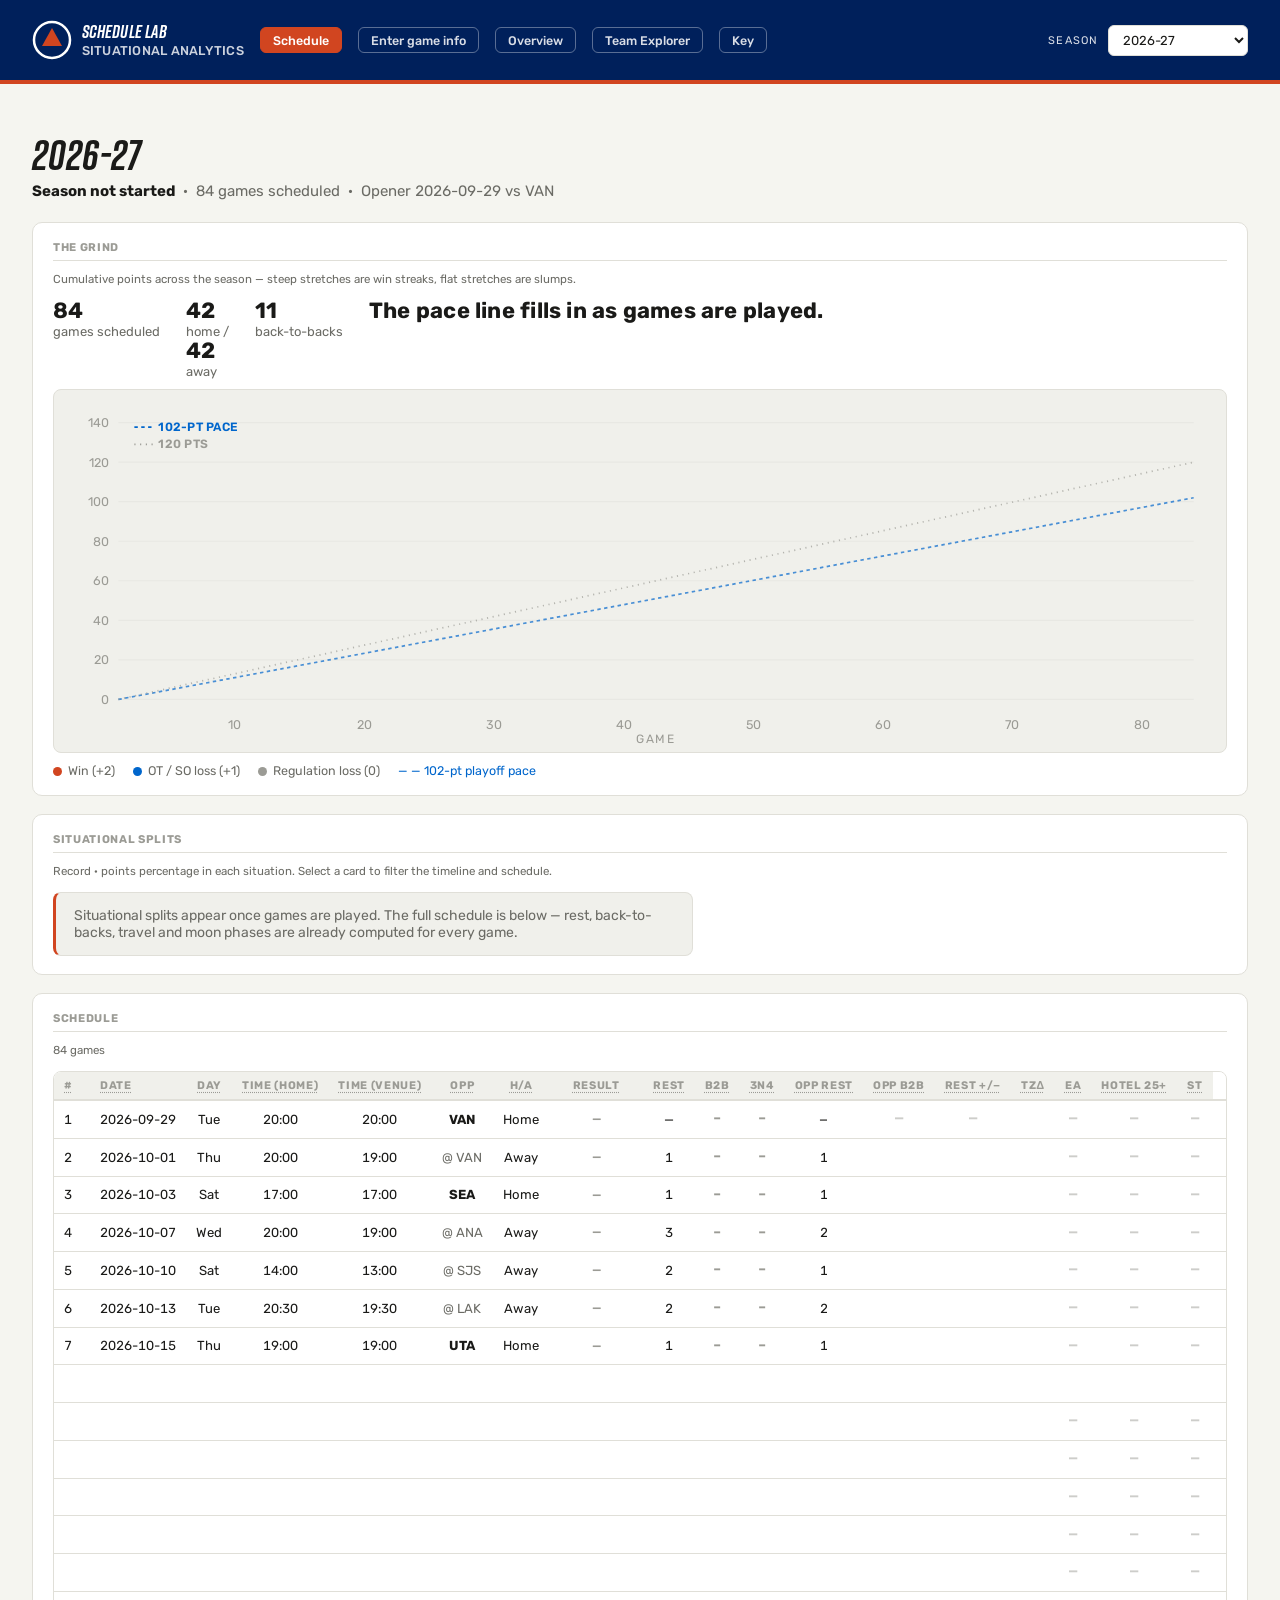
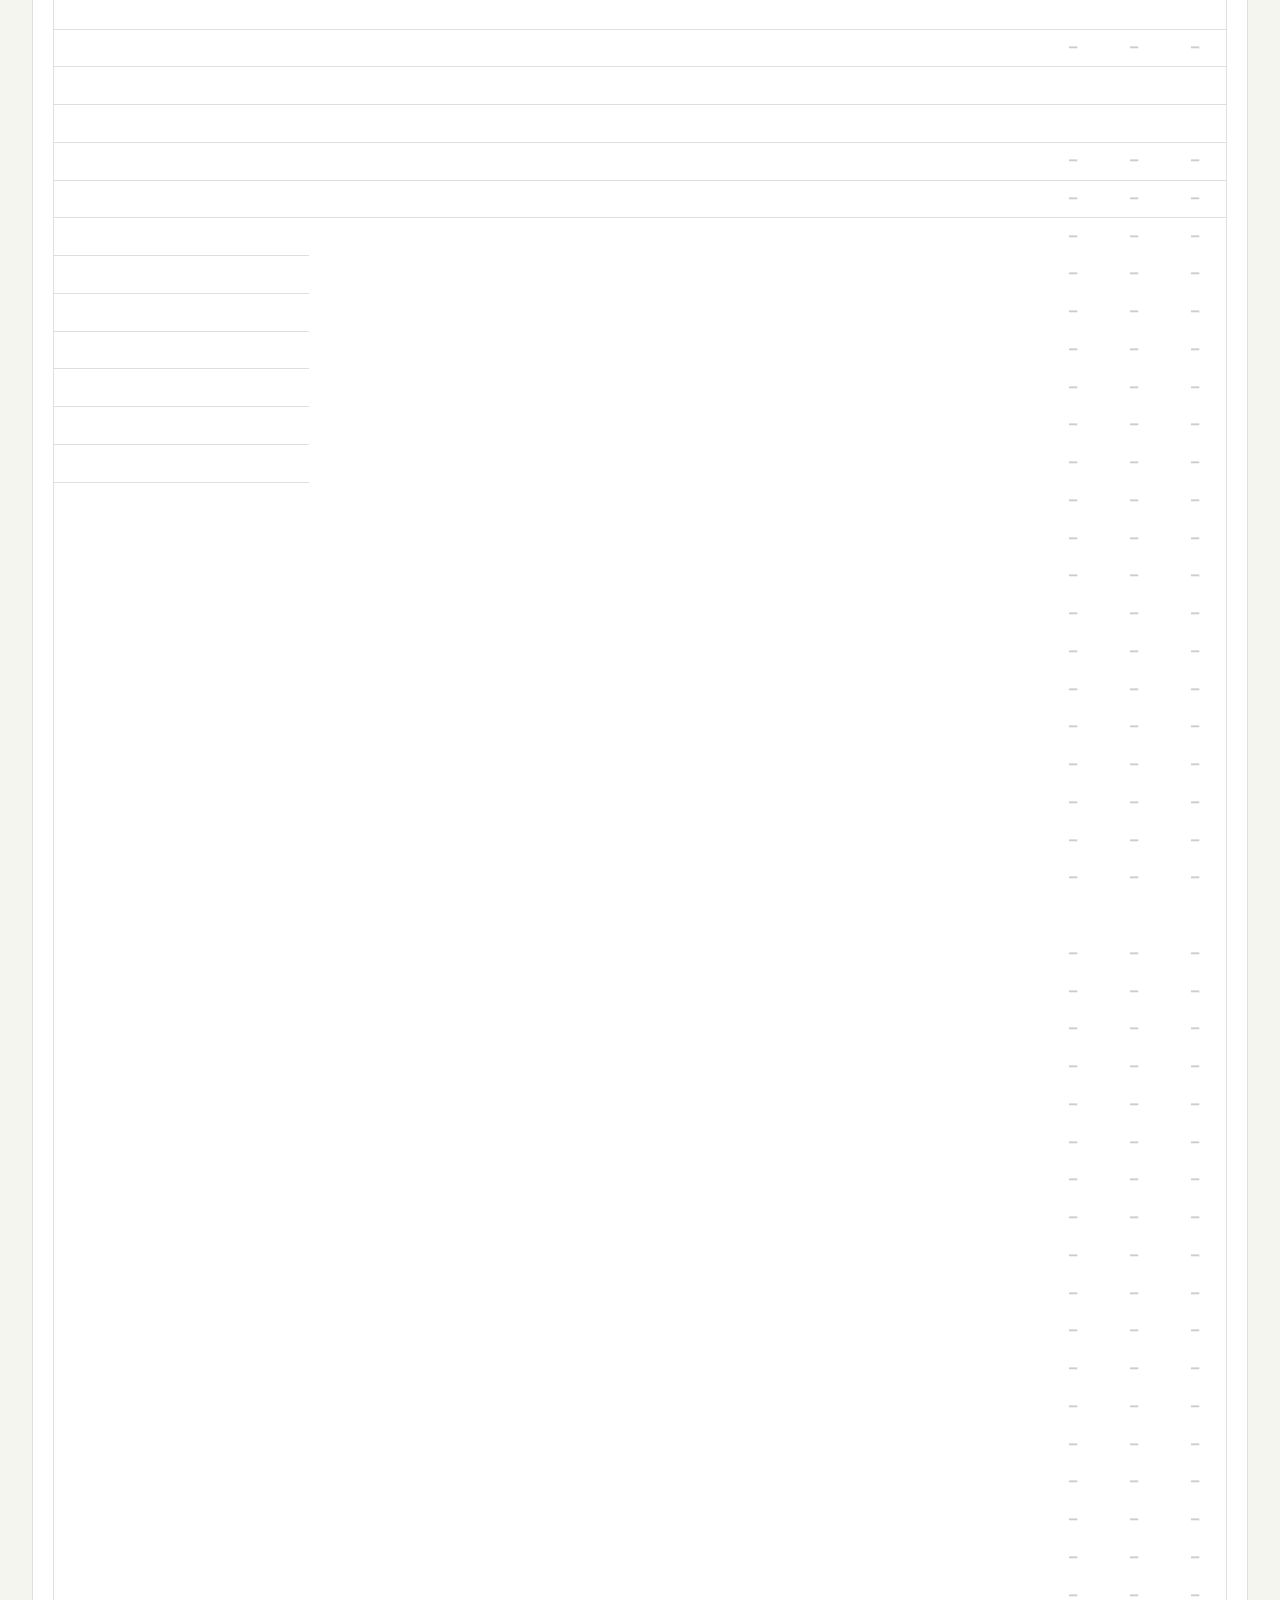
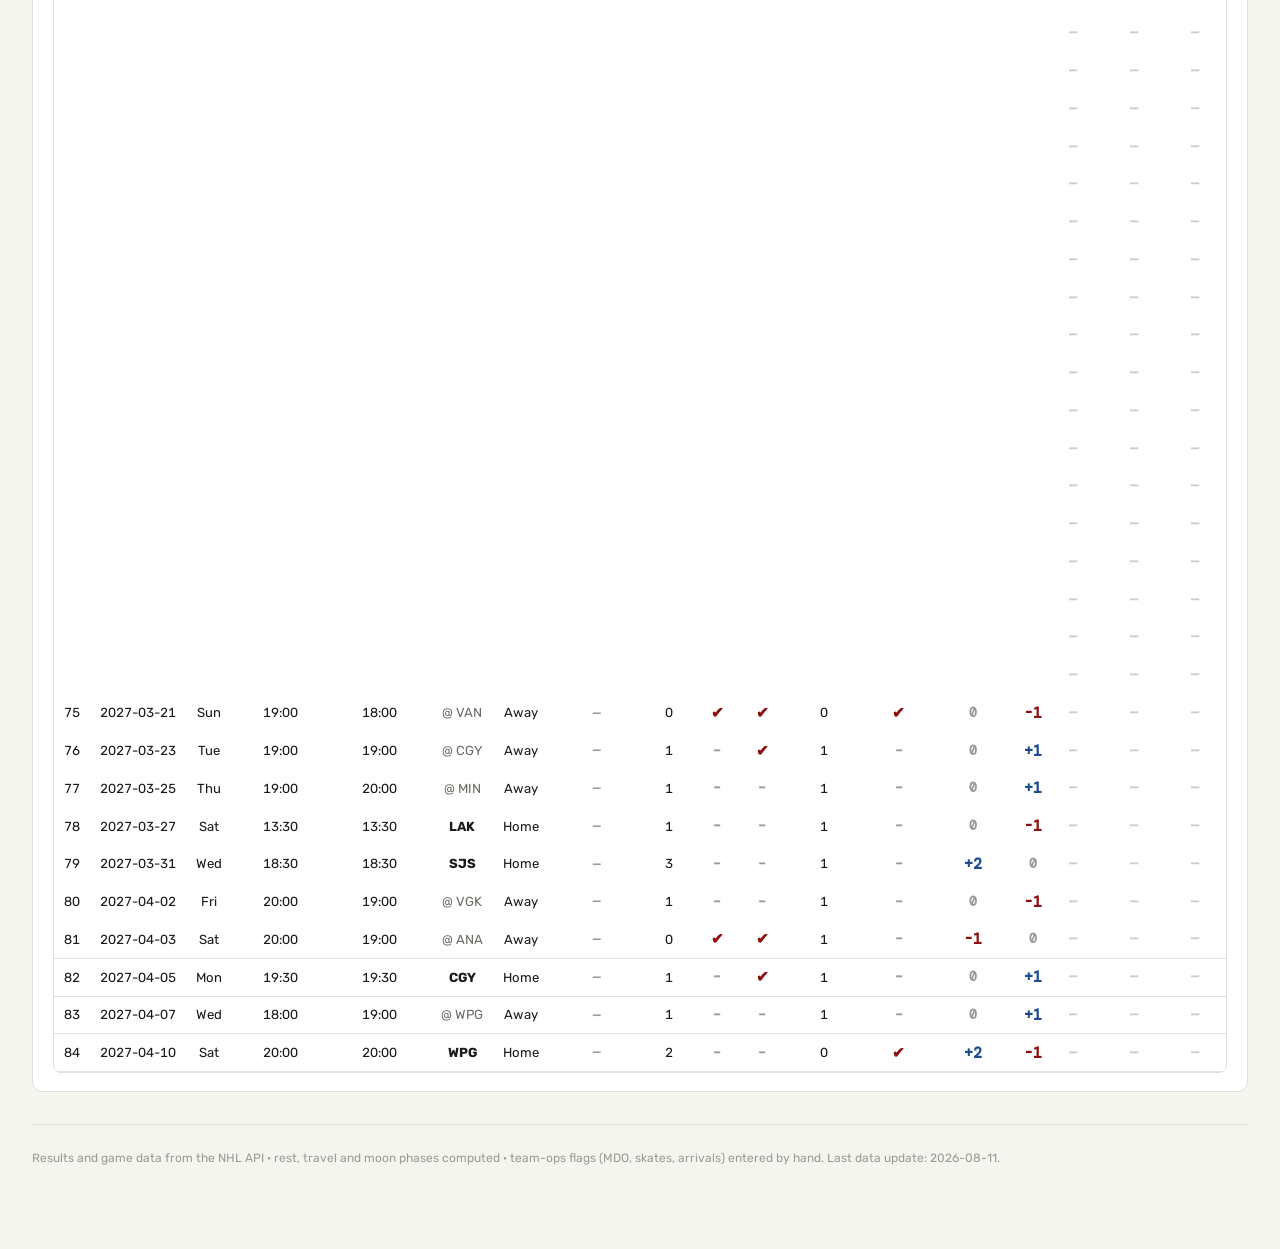
<file: docs/index.html>
<!DOCTYPE html>
<html lang="en">
<head>
<meta charset="utf-8">
<meta name="viewport" content="width=device-width, initial-scale=1">
<title>Schedule Lab</title>
<meta name="robots" content="noindex, nofollow, noarchive">
<link rel="stylesheet" href="fontfaces.css">
<link rel="stylesheet" href="tokens.css">
<link rel="stylesheet" href="style.css">
</head>
<body>

<header>
  <div class="brand">
    <svg width="40" height="40" viewBox="0 0 40 40" aria-hidden="true">
      <circle cx="20" cy="20" r="18" fill="none" stroke="#ffffff" stroke-width="2.5"/>
      <path d="M20 8 L30 26 L10 26 Z" fill="var(--brand-orange)"/>
    </svg>
    <div class="brand-text">
      <h1>Schedule Lab</h1>
      <span class="subtitle">Situational Analytics</span>
    </div>
  </div>
  <button class="header-btn active" type="button">Schedule</button>
  <a href="editor.html" class="header-btn">Enter game info</a>
  <a href="overview.html" class="header-btn">Overview</a>
  <a href="team-explorer.html" class="header-btn">Team Explorer</a>
  <a href="key.html" class="header-btn">Key</a>
  <div class="header-right">
    <label class="select-label" for="seasonSelect">Season</label>
    <select id="seasonSelect" aria-label="Choose season"></select>
  </div>
</header>

<div class="wrap">
<h2 class="page-title" id="seasonTitle">—</h2>
<p class="record-line" id="recordLine">Loading season data…</p>

<section class="grind panel" aria-label="Points pace">
  <div class="panel-label">The Grind</div>
  <p class="panel-sub">Cumulative points across the season — steep stretches are win streaks, flat stretches are slumps. <span id="filterNote"></span></p>
  <div id="grindStats" class="grind-stats"></div>
  <div id="grindStrip" class="grind-strip"></div>
  <div class="grind-legend">
    <span><i class="dot dot-w"></i>Win (+2)</span>
    <span><i class="dot dot-otl"></i>OT / SO loss (+1)</span>
    <span><i class="dot dot-l"></i>Regulation loss (0)</span>
    <span class="leg-line">— — 102-pt playoff pace</span>
  </div>
</section>

<section class="splits panel" aria-label="Situational splits">
  <div class="panel-label">Situational Splits</div>
  <p class="panel-sub">Record · points percentage in each situation. Select a card to filter the timeline and schedule.</p>
  <div id="splitsGrid"></div>
</section>

<section class="sched panel" aria-label="Schedule">
  <div class="panel-label">Schedule</div>
  <p class="panel-sub" id="schedCount"></p>
  <div class="table-wrap">
    <table id="schedTable">
      <thead>
        <tr>
          <th class="num" data-tip="Game number this season" aria-label="Game number this season">#</th>
          <th data-tip="Game date" aria-label="Game date">Date</th>
          <th data-tip="Day of the week" aria-label="Day of the week">Day</th>
          <th data-tip="Puck drop, converted to the club's home local time" aria-label="Puck drop, converted to the club's home local time">Time (Home)</th>
          <th data-tip="Puck drop in the venue's own local time (same as Time (Home) for home games)" aria-label="Puck drop in the venue's own local time">Time (Venue)</th>
          <th data-tip="Opponent (team tri-code)" aria-label="Opponent (team tri-code)">Opp</th>
          <th data-tip="Home or away" aria-label="Home or away">H/A</th>
          <th data-tip="Final result and score (SO-deciding goal excluded from GF/GA)" aria-label="Final result and score (SO-deciding goal excluded from GF/GA)">Result</th>
          <th class="num" data-tip="Full days off since the previous game" aria-label="Full days off since the previous game">Rest</th>
          <th class="num" data-tip="Back-to-back (no days off)" aria-label="Back-to-back (no days off)">B2B</th>
          <th class="num" data-tip="3 games in 4 nights" aria-label="3 games in 4 nights">3n4</th>
          <th class="num" data-tip="Opponent's rest days entering this game" aria-label="Opponent's rest days entering this game">Opp Rest</th>
          <th class="num" data-tip="Opponent is on a back-to-back" aria-label="Opponent is on a back-to-back">Opp B2B</th>
          <th class="num" data-tip="Our rest days minus the opponent's (positive = we're more rested)" aria-label="Our rest days minus the opponent's">Rest +/&minus;</th>
          <th class="num" data-tip="Timezone change from previous game's venue (hours)" aria-label="Timezone change from previous game's venue (hours)">TZ&Delta;</th>
          <th class="num" data-tip="Arrived in the away city more than 1 day early (away games only) — hand-entered" aria-label="Arrived in the away city more than 1 day early (away games only) — hand-entered">EA</th>
          <th class="num" data-tip="Staying more than 25 minutes from the arena (away games only) — hand-entered" aria-label="Staying more than 25 minutes from the arena (away games only) — hand-entered">Hotel 25+</th>
          <th class="num" data-tip="Special teams goal battle (PP/PK goals for vs against): + won, = tied, – lost — hand-entered" aria-label="Special teams goal battle (PP/PK goals for vs against): + won, = tied, – lost — hand-entered">ST</th>
          <th class="num" data-tip="Mandatory day off before this game (coaching decision) — hand-entered" aria-label="Mandatory day off before this game (coaching decision) — hand-entered">MDO</th>
          <th class="num" data-tip="Full team morning skate — hand-entered" aria-label="Full team morning skate — hand-entered">MS</th>
          <th class="num" data-tip="Full team skate the day before — hand-entered" aria-label="Full team skate the day before — hand-entered">DBS</th>
          <th class="num" data-tip="11 forwards / 7 defencemen lineup — hand-entered" aria-label="11 forwards / 7 defencemen lineup — hand-entered">11F</th>
          <th class="num" data-tip="Faceoff win % (from NHL API team stats)" aria-label="Faceoff win % (from NHL API team stats)">FO%</th>
          <th class="num" data-tip="Won more of the contested (50/50) draws — hand-entered" aria-label="Won more of the contested (50/50) draws — hand-entered">Ties</th>
          <th data-tip="Moon phase that night" aria-label="Moon phase that night">Moon</th>
        </tr>
      </thead>
      <tbody></tbody>
    </table>
  </div>
</section>

<footer class="site-foot">
  <p>Results and game data from the NHL API · rest, travel and moon phases computed ·
     team-ops flags (MDO, skates, arrivals) entered by hand.
     <span id="updatedStamp"></span></p>
</footer>
</div>

<div id="tooltip" class="tooltip" role="tooltip" hidden></div>
<script src="config.js"></script>
<script src="shared.js"></script>
<script src="app.js"></script>
</body>
</html>
</file>
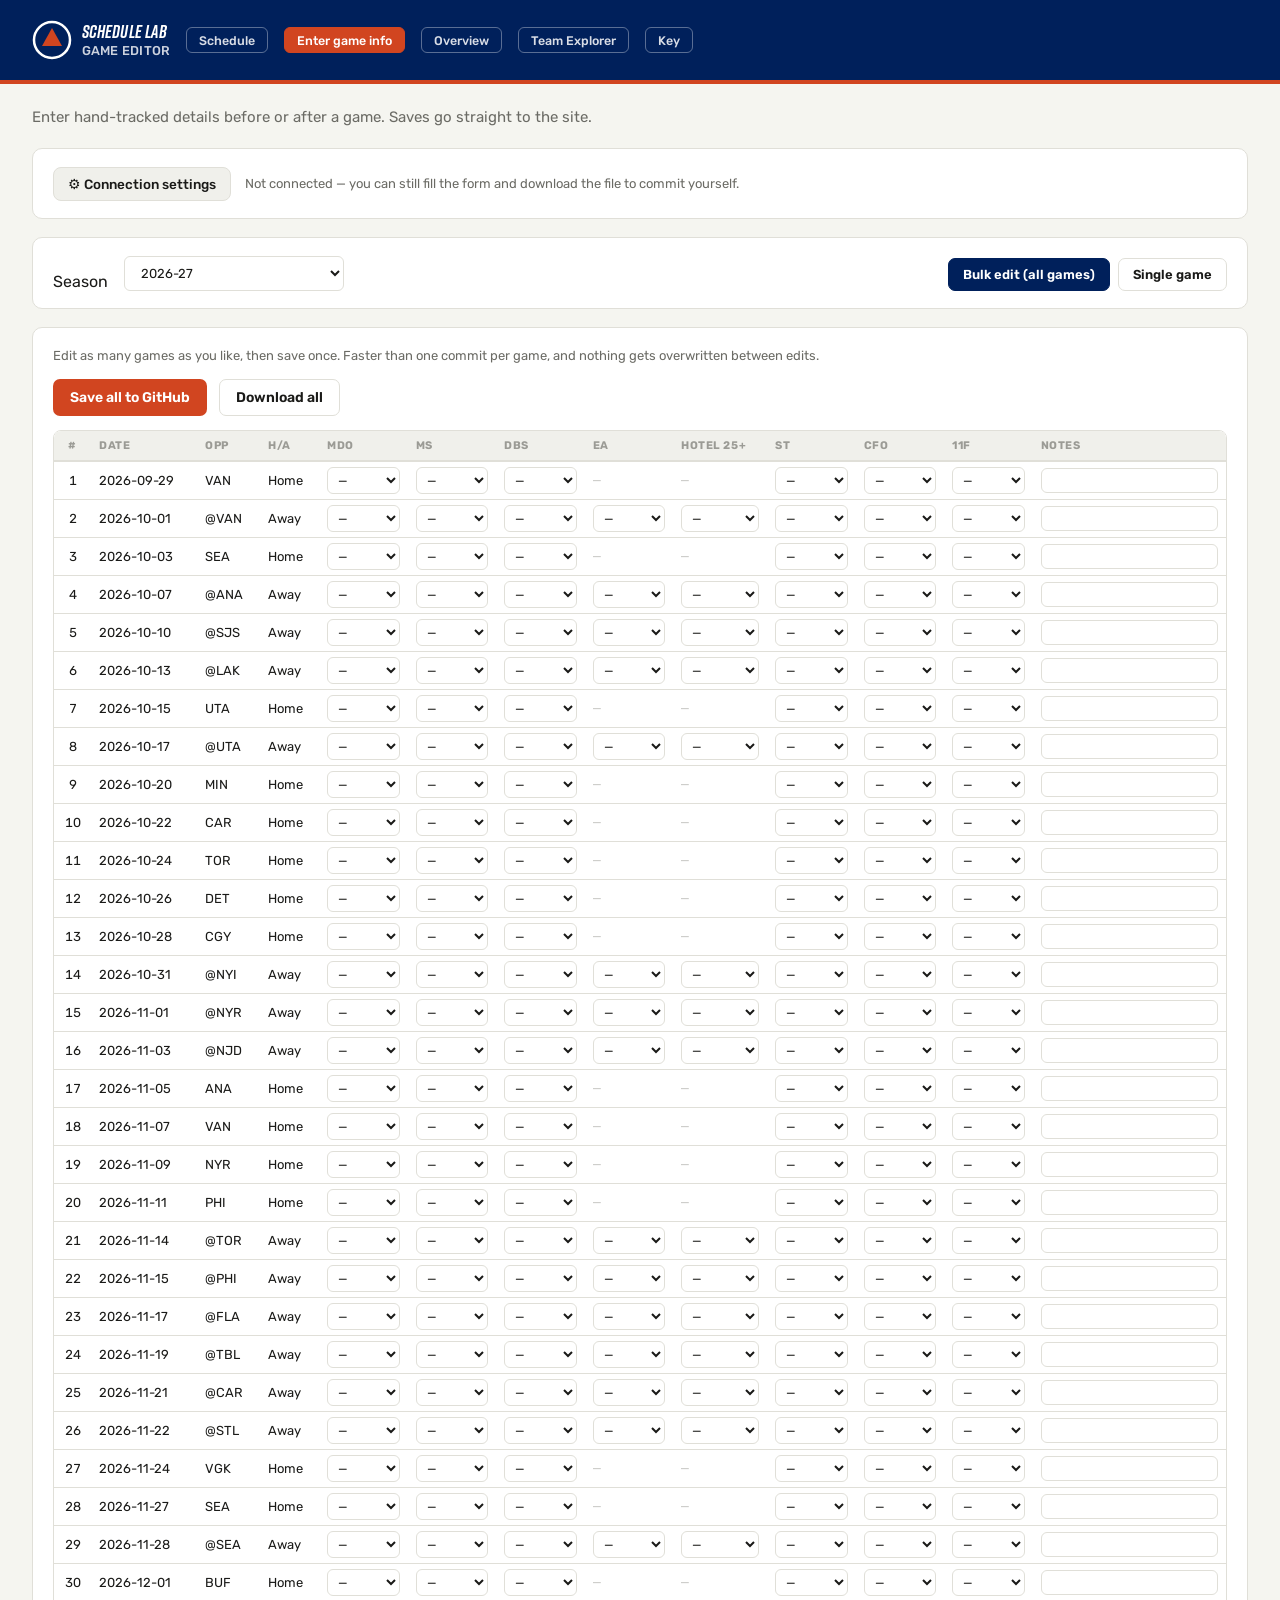
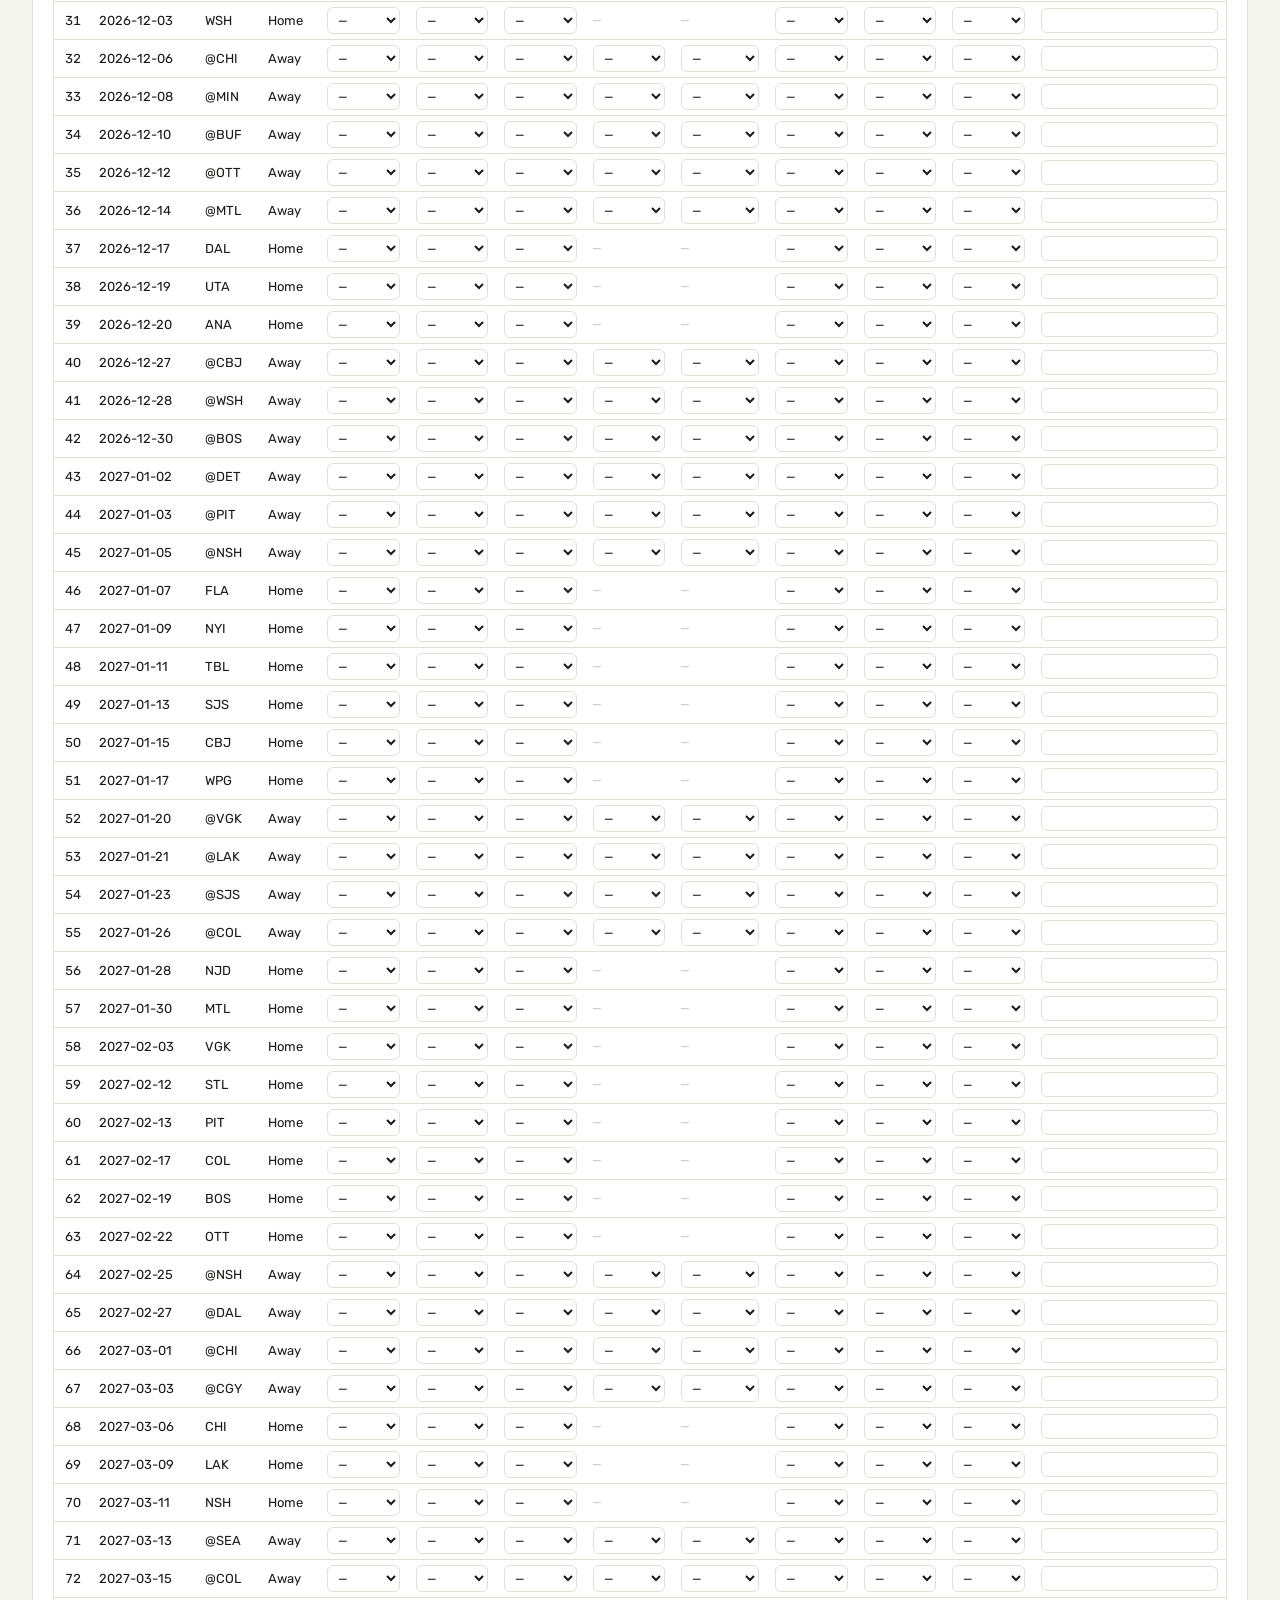
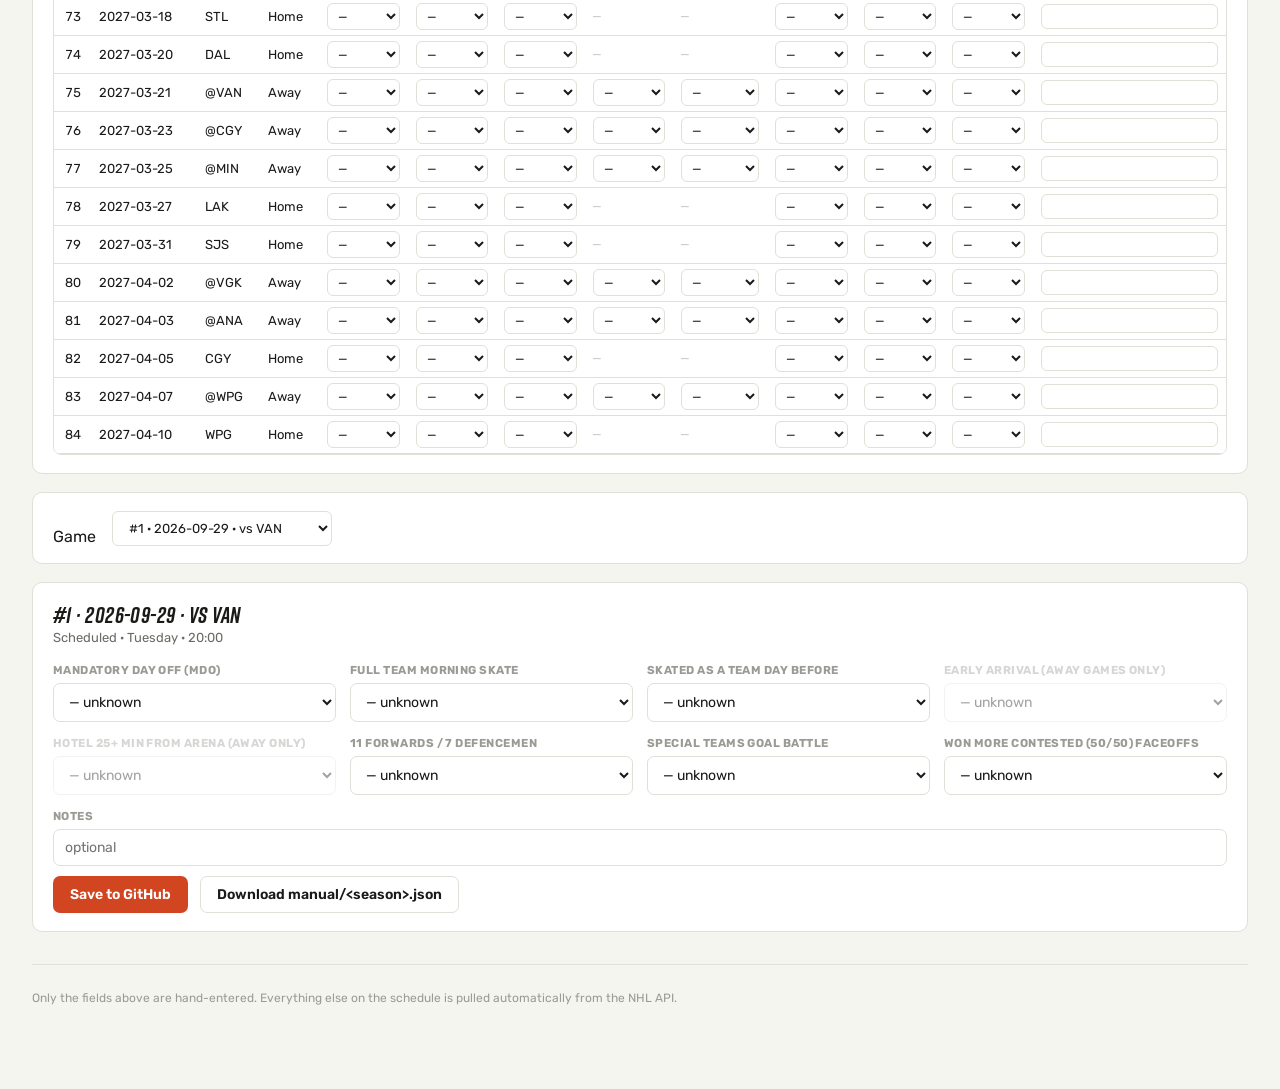
<file: docs/editor.html>
<!DOCTYPE html>
<html lang="en">
<head>
<meta charset="utf-8">
<meta name="viewport" content="width=device-width, initial-scale=1">
<meta name="robots" content="noindex, nofollow, noarchive">
<title>Game Editor · Schedule Lab</title>
<link rel="stylesheet" href="fontfaces.css">
<link rel="stylesheet" href="tokens.css">
<link rel="stylesheet" href="style.css">
<link rel="stylesheet" href="editor.css">
</head>
<body>

<header>
  <div class="brand">
    <svg width="40" height="40" viewBox="0 0 40 40" aria-hidden="true">
      <circle cx="20" cy="20" r="18" fill="none" stroke="#ffffff" stroke-width="2.5"/>
      <path d="M20 8 L30 26 L10 26 Z" fill="var(--brand-orange)"/>
    </svg>
    <div class="brand-text">
      <h1>Schedule Lab</h1>
      <span class="subtitle">Game Editor</span>
    </div>
  </div>
  <a href="index.html" class="header-btn">Schedule</a>
  <button class="header-btn active" type="button">Enter game info</button>
  <a href="overview.html" class="header-btn">Overview</a>
  <a href="team-explorer.html" class="header-btn">Team Explorer</a>
  <a href="key.html" class="header-btn">Key</a>
</header>

<div class="wrap">
<p class="record-line">Enter hand-tracked details before or after a game. Saves go straight to the site.</p>

<section class="ed-connect panel">
  <button id="settingsBtn" type="button" class="ed-settings-btn">⚙ Connection settings</button>
  <span id="connStatus" class="ed-status">Not connected — you can still fill the form and download the file to commit yourself.</span>
</section>

<div id="settingsPanel" class="ed-panel" hidden>
  <h3>GitHub connection</h3>
  <p class="ed-help">
    To save directly to your repo, create a
    <a href="https://github.com/settings/personal-access-tokens/new" target="_blank" rel="noopener">fine-grained personal access token</a>
    scoped only to this repository, with <strong>Contents: Read and write</strong> permission. It's stored only in
    this browser (localStorage) and used only to talk directly to <code>api.github.com</code> — it is never sent anywhere else.
  </p>
  <div class="ed-row">
    <label>Repo owner<input id="cfgOwner" type="text" placeholder="Lenz-LB"></label>
    <label>Repo name<input id="cfgRepo" type="text" placeholder="schedule-lab"></label>
    <label>Branch<input id="cfgBranch" type="text" placeholder="main" value="main"></label>
  </div>
  <div class="ed-row">
    <label class="ed-grow">Personal access token<input id="cfgToken" type="password" placeholder="github_pat_..."></label>
  </div>
  <div class="ed-row">
    <button id="saveSettingsBtn" type="button" class="btn btn-primary">Save connection</button>
    <button id="clearSettingsBtn" type="button" class="btn btn-ghost">Clear stored token</button>
  </div>
</div>

<section class="ed-picker panel">
  <label class="select-label" for="seasonSelect">Season</label>
  <select id="seasonSelect"></select>
  <span class="ed-view-toggle">
    <button id="viewBulkBtn" type="button" class="btn btn-ghost view-active">Bulk edit (all games)</button>
    <button id="viewSingleBtn" type="button" class="btn btn-ghost">Single game</button>
  </span>
</section>

<section id="bulkSection" class="ed-bulk panel">
  <div class="ed-bulk-head">
    <p class="ed-help">Edit as many games as you like, then save once. Faster than one commit per game, and nothing gets overwritten between edits.</p>
    <div class="ed-row">
      <button id="bulkSaveBtn" type="button" class="btn btn-primary">Save all to GitHub</button>
      <button id="bulkDownloadBtn" type="button" class="btn btn-ghost">Download all</button>
      <span id="bulkStatus" class="ed-status"></span>
    </div>
  </div>
  <div class="table-wrap">
    <table id="bulkTable">
      <thead>
        <tr>
          <th class="num">#</th><th>Date</th><th>Opp</th><th>H/A</th>
          <th>MDO</th><th>MS</th><th>DBS</th><th>EA</th><th>Hotel 25+</th><th>ST</th>
          <th>CFO</th><th>11F</th><th>Notes</th>
        </tr>
      </thead>
      <tbody></tbody>
    </table>
  </div>
</section>

<section class="ed-picker panel" id="singlePickerRow" hidden>
  <label class="select-label" for="gameSelect">Game</label>
  <select id="gameSelect"></select>
</section>

<section id="formSection" class="ed-form panel" hidden>
  <div class="ed-form-head">
    <h2 id="gameHeading">—</h2>
    <p id="gameSub" class="ed-help"></p>
  </div>

  <div class="ed-grid">
    <label class="ed-field"><span>Mandatory day off (MDO)</span>
      <select id="f_mdo"><option value="">— unknown</option><option value="true">Yes</option><option value="false">No</option></select>
    </label>
    <label class="ed-field"><span>Full team morning skate</span>
      <select id="f_ms"><option value="">— unknown</option><option value="true">Yes</option><option value="false">No</option></select>
    </label>
    <label class="ed-field"><span>Skated as a team day before</span>
      <select id="f_dbs"><option value="">— unknown</option><option value="true">Yes</option><option value="false">No</option></select>
    </label>
    <label class="ed-field" id="f_ea_wrap"><span>Early arrival (away games only)</span>
      <select id="f_ea"><option value="">— unknown</option><option value="true">Yes</option><option value="false">No</option></select>
    </label>
    <label class="ed-field" id="f_hf_wrap"><span>Hotel 25+ min from arena (away only)</span>
      <select id="f_hf"><option value="">— unknown</option><option value="true">Yes</option><option value="false">No</option></select>
    </label>
    <label class="ed-field"><span>11 forwards / 7 defencemen</span>
      <select id="f_11f"><option value="">— unknown</option><option value="true">Yes</option><option value="false">No</option></select>
    </label>
    <label class="ed-field"><span>Special teams goal battle</span>
      <select id="f_st"><option value="">— unknown</option><option value="win">Won</option><option value="tie">Tied</option><option value="loss">Lost</option></select>
    </label>
    <label class="ed-field"><span>Won more contested (50/50) faceoffs</span>
      <select id="f_cfo"><option value="">— unknown</option><option value="true">Yes</option><option value="false">No</option></select>
    </label>
    <label class="ed-field ed-grow"><span>Notes</span>
      <input id="f_notes" type="text" placeholder="optional">
    </label>
  </div>

  <div class="ed-row">
    <button id="saveGameBtn" type="button" class="btn btn-primary">Save to GitHub</button>
    <button id="downloadBtn" type="button" class="btn btn-ghost">Download manual/&lt;season&gt;.json</button>
    <span id="saveStatus" class="ed-status"></span>
  </div>
</section>

<footer class="site-foot">
  <p>Only the fields above are hand-entered. Everything else on the schedule is pulled automatically from the NHL API.</p>
</footer>
</div>

<script src="config.js"></script>
<script src="shared.js"></script>
<script src="editor.js"></script>
</body>
</html>
</file>
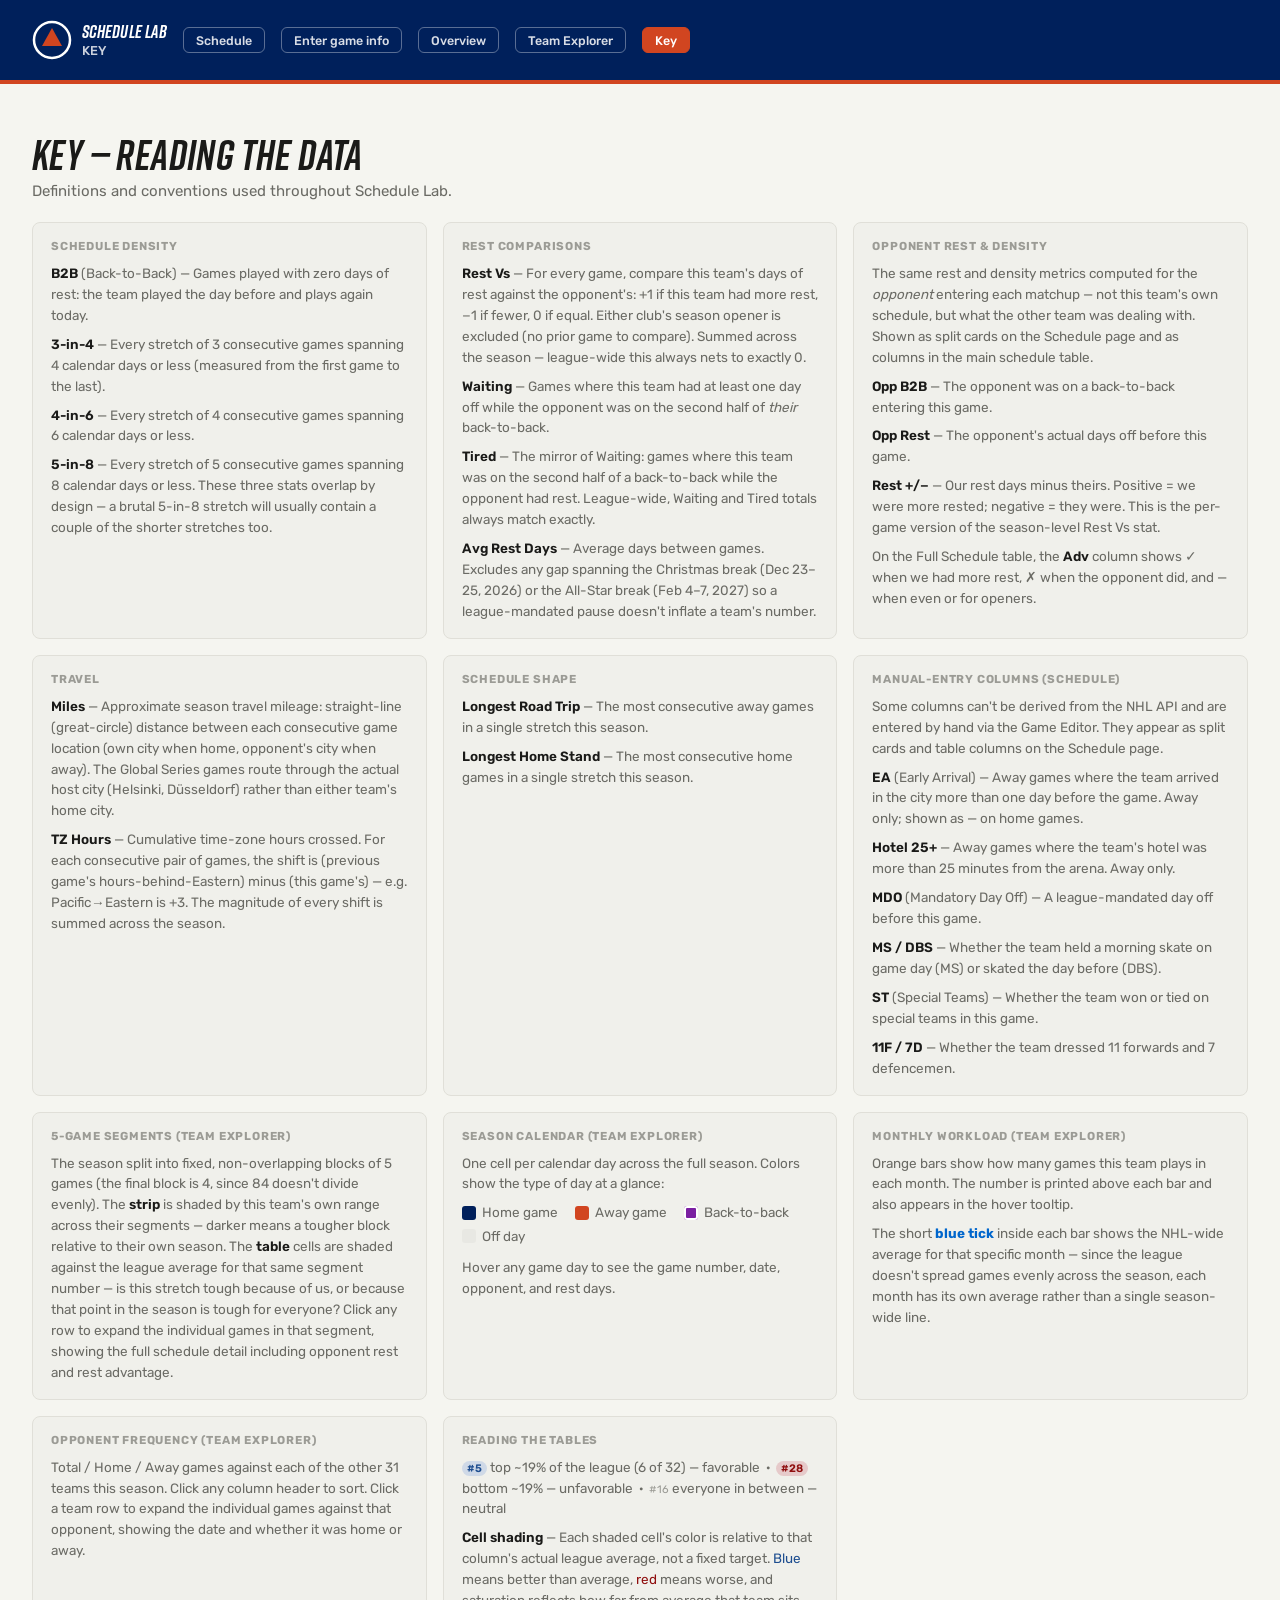
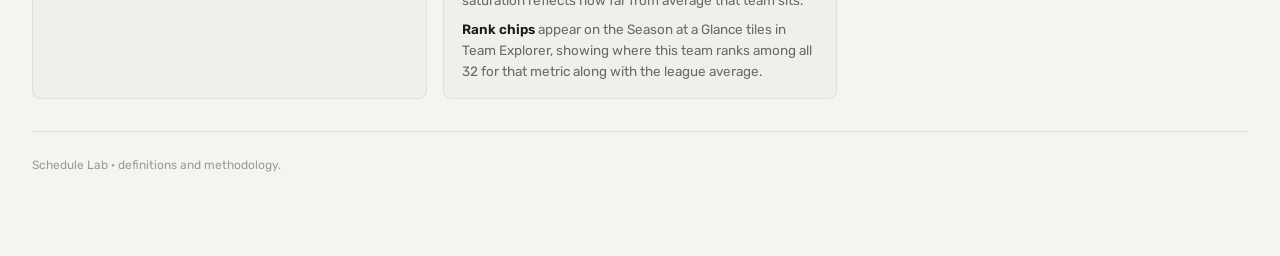
<file: docs/key.html>
<!DOCTYPE html>
<html lang="en">
<head>
<meta charset="utf-8">
<meta name="viewport" content="width=device-width, initial-scale=1">
<title>Key · Schedule Lab</title>
<meta name="robots" content="noindex, nofollow, noarchive">
<link rel="stylesheet" href="fontfaces.css">
<link rel="stylesheet" href="tokens.css">
<link rel="stylesheet" href="style.css">
<link rel="stylesheet" href="league.css">
</head>
<body>

<header>
  <div class="brand">
    <svg width="40" height="40" viewBox="0 0 40 40" aria-hidden="true">
      <circle cx="20" cy="20" r="18" fill="none" stroke="#ffffff" stroke-width="2.5"/>
      <path d="M20 8 L30 26 L10 26 Z" fill="var(--brand-orange)"/>
    </svg>
    <div class="brand-text">
      <h1>Schedule Lab</h1>
      <span class="subtitle">Key</span>
    </div>
  </div>
  <a href="index.html" class="header-btn">Schedule</a>
  <a href="editor.html" class="header-btn">Enter game info</a>
  <a href="overview.html" class="header-btn">Overview</a>
  <a href="team-explorer.html" class="header-btn">Team Explorer</a>
  <button class="header-btn active" type="button">Key</button>
</header>

<div class="wrap">
<h2 class="page-title">Key — Reading the Data</h2>
<p class="record-line">Definitions and conventions used throughout Schedule Lab.</p>

<div class="key-grid" style="margin-top:20px">

  <div class="key-card">
    <div class="key-card-label">Schedule Density</div>
    <p><strong>B2B</strong> (Back-to-Back) — Games played with zero days of rest: the team played the day before and plays again today.</p>
    <p><strong>3-in-4</strong> — Every stretch of 3 consecutive games spanning 4 calendar days or less (measured from the first game to the last).</p>
    <p><strong>4-in-6</strong> — Every stretch of 4 consecutive games spanning 6 calendar days or less.</p>
    <p><strong>5-in-8</strong> — Every stretch of 5 consecutive games spanning 8 calendar days or less. These three stats overlap by design — a brutal 5-in-8 stretch will usually contain a couple of the shorter stretches too.</p>
  </div>

  <div class="key-card">
    <div class="key-card-label">Rest Comparisons</div>
    <p><strong>Rest Vs</strong> — For every game, compare this team's days of rest against the opponent's: +1 if this team had more rest, −1 if fewer, 0 if equal. Either club's season opener is excluded (no prior game to compare). Summed across the season — league-wide this always nets to exactly 0.</p>
    <p><strong>Waiting</strong> — Games where this team had at least one day off while the opponent was on the second half of <em>their</em> back-to-back.</p>
    <p><strong>Tired</strong> — The mirror of Waiting: games where this team was on the second half of a back-to-back while the opponent had rest. League-wide, Waiting and Tired totals always match exactly.</p>
    <p><strong>Avg Rest Days</strong> — Average days between games. Excludes any gap spanning the Christmas break (Dec 23–25, 2026) or the All-Star break (Feb 4–7, 2027) so a league-mandated pause doesn't inflate a team's number.</p>
  </div>

  <div class="key-card">
    <div class="key-card-label">Opponent Rest &amp; Density</div>
    <p>The same rest and density metrics computed for the <em>opponent</em> entering each matchup — not this team's own schedule, but what the other team was dealing with. Shown as split cards on the Schedule page and as columns in the main schedule table.</p>
    <p><strong>Opp B2B</strong> — The opponent was on a back-to-back entering this game.</p>
    <p><strong>Opp Rest</strong> — The opponent's actual days off before this game.</p>
    <p><strong>Rest +/−</strong> — Our rest days minus theirs. Positive = we were more rested; negative = they were. This is the per-game version of the season-level Rest Vs stat.</p>
    <p>On the Full Schedule table, the <strong>Adv</strong> column shows ✓ when we had more rest, ✗ when the opponent did, and — when even or for openers.</p>
  </div>

  <div class="key-card">
    <div class="key-card-label">Travel</div>
    <p><strong>Miles</strong> — Approximate season travel mileage: straight-line (great-circle) distance between each consecutive game location (own city when home, opponent's city when away). The Global Series games route through the actual host city (Helsinki, Düsseldorf) rather than either team's home city.</p>
    <p><strong>TZ Hours</strong> — Cumulative time-zone hours crossed. For each consecutive pair of games, the shift is (previous game's hours-behind-Eastern) minus (this game's) — e.g. Pacific→Eastern is +3. The magnitude of every shift is summed across the season.</p>
  </div>

  <div class="key-card">
    <div class="key-card-label">Schedule Shape</div>
    <p><strong>Longest Road Trip</strong> — The most consecutive away games in a single stretch this season.</p>
    <p><strong>Longest Home Stand</strong> — The most consecutive home games in a single stretch this season.</p>
  </div>

  <div class="key-card">
    <div class="key-card-label">Manual-Entry Columns (Schedule)</div>
    <p>Some columns can't be derived from the NHL API and are entered by hand via the Game Editor. They appear as split cards and table columns on the Schedule page.</p>
    <p><strong>EA</strong> (Early Arrival) — Away games where the team arrived in the city more than one day before the game. Away only; shown as — on home games.</p>
    <p><strong>Hotel 25+</strong> — Away games where the team's hotel was more than 25 minutes from the arena. Away only.</p>
    <p><strong>MDO</strong> (Mandatory Day Off) — A league-mandated day off before this game.</p>
    <p><strong>MS / DBS</strong> — Whether the team held a morning skate on game day (MS) or skated the day before (DBS).</p>
    <p><strong>ST</strong> (Special Teams) — Whether the team won or tied on special teams in this game.</p>
    <p><strong>11F / 7D</strong> — Whether the team dressed 11 forwards and 7 defencemen.</p>
  </div>

  <div class="key-card">
    <div class="key-card-label">5-Game Segments (Team Explorer)</div>
    <p>The season split into fixed, non-overlapping blocks of 5 games (the final block is 4, since 84 doesn't divide evenly). The <strong>strip</strong> is shaded by this team's own range across their segments — darker means a tougher block relative to their own season. The <strong>table</strong> cells are shaded against the league average for that same segment number — is this stretch tough because of us, or because that point in the season is tough for everyone? Click any row to expand the individual games in that segment, showing the full schedule detail including opponent rest and rest advantage.</p>
  </div>

  <div class="key-card">
    <div class="key-card-label">Season Calendar (Team Explorer)</div>
    <p>One cell per calendar day across the full season. Colors show the type of day at a glance:</p>
    <p>
      <span style="display:inline-flex;align-items:center;gap:6px;margin-right:14px">
        <span style="width:14px;height:14px;border-radius:3px;background:#00205B;display:inline-block"></span>Home game
      </span>
      <span style="display:inline-flex;align-items:center;gap:6px;margin-right:14px">
        <span style="width:14px;height:14px;border-radius:3px;background:var(--brand-orange);display:inline-block"></span>Away game
      </span>
      <span style="display:inline-flex;align-items:center;gap:6px;margin-right:14px">
        <span style="width:14px;height:14px;border-radius:3px;background:#7B1FA2;outline:2px solid #fff;outline-offset:-2px;display:inline-block"></span>Back-to-back
      </span>
      <span style="display:inline-flex;align-items:center;gap:6px">
        <span style="width:14px;height:14px;border-radius:3px;background:var(--grid);display:inline-block"></span>Off day
      </span>
    </p>
    <p>Hover any game day to see the game number, date, opponent, and rest days.</p>
  </div>

  <div class="key-card">
    <div class="key-card-label">Monthly Workload (Team Explorer)</div>
    <p>Orange bars show how many games this team plays in each month. The number is printed above each bar and also appears in the hover tooltip.</p>
    <p>The short <span style="color:var(--accent);font-weight:700">blue tick</span> inside each bar shows the NHL-wide average for that specific month — since the league doesn't spread games evenly across the season, each month has its own average rather than a single season-wide line.</p>
  </div>

  <div class="key-card">
    <div class="key-card-label">Opponent Frequency (Team Explorer)</div>
    <p>Total / Home / Away games against each of the other 31 teams this season. Click any column header to sort. Click a team row to expand the individual games against that opponent, showing the date and whether it was home or away.</p>
  </div>

  <div class="key-card">
    <div class="key-card-label">Reading the Tables</div>
    <p>
      <span class="rank-chip rank-good">#5</span> top ~19% of the league (6 of 32) — favorable &nbsp;·&nbsp;
      <span class="rank-chip rank-bad">#28</span> bottom ~19% — unfavorable &nbsp;·&nbsp;
      <span class="rank-chip">#16</span> everyone in between — neutral
    </p>
    <p><strong>Cell shading</strong> — Each shaded cell's color is relative to that column's actual league average, not a fixed target. <span style="color:var(--good-text)">Blue</span> means better than average, <span style="color:var(--bad-text)">red</span> means worse, and saturation reflects how far from average that team sits.</p>
    <p><strong>Rank chips</strong> appear on the Season at a Glance tiles in Team Explorer, showing where this team ranks among all 32 for that metric along with the league average.</p>
  </div>

</div>

<footer class="site-foot" style="margin-top:32px">
  <p>Schedule Lab · definitions and methodology.</p>
</footer>
</div>
</body>
</html>
</file>
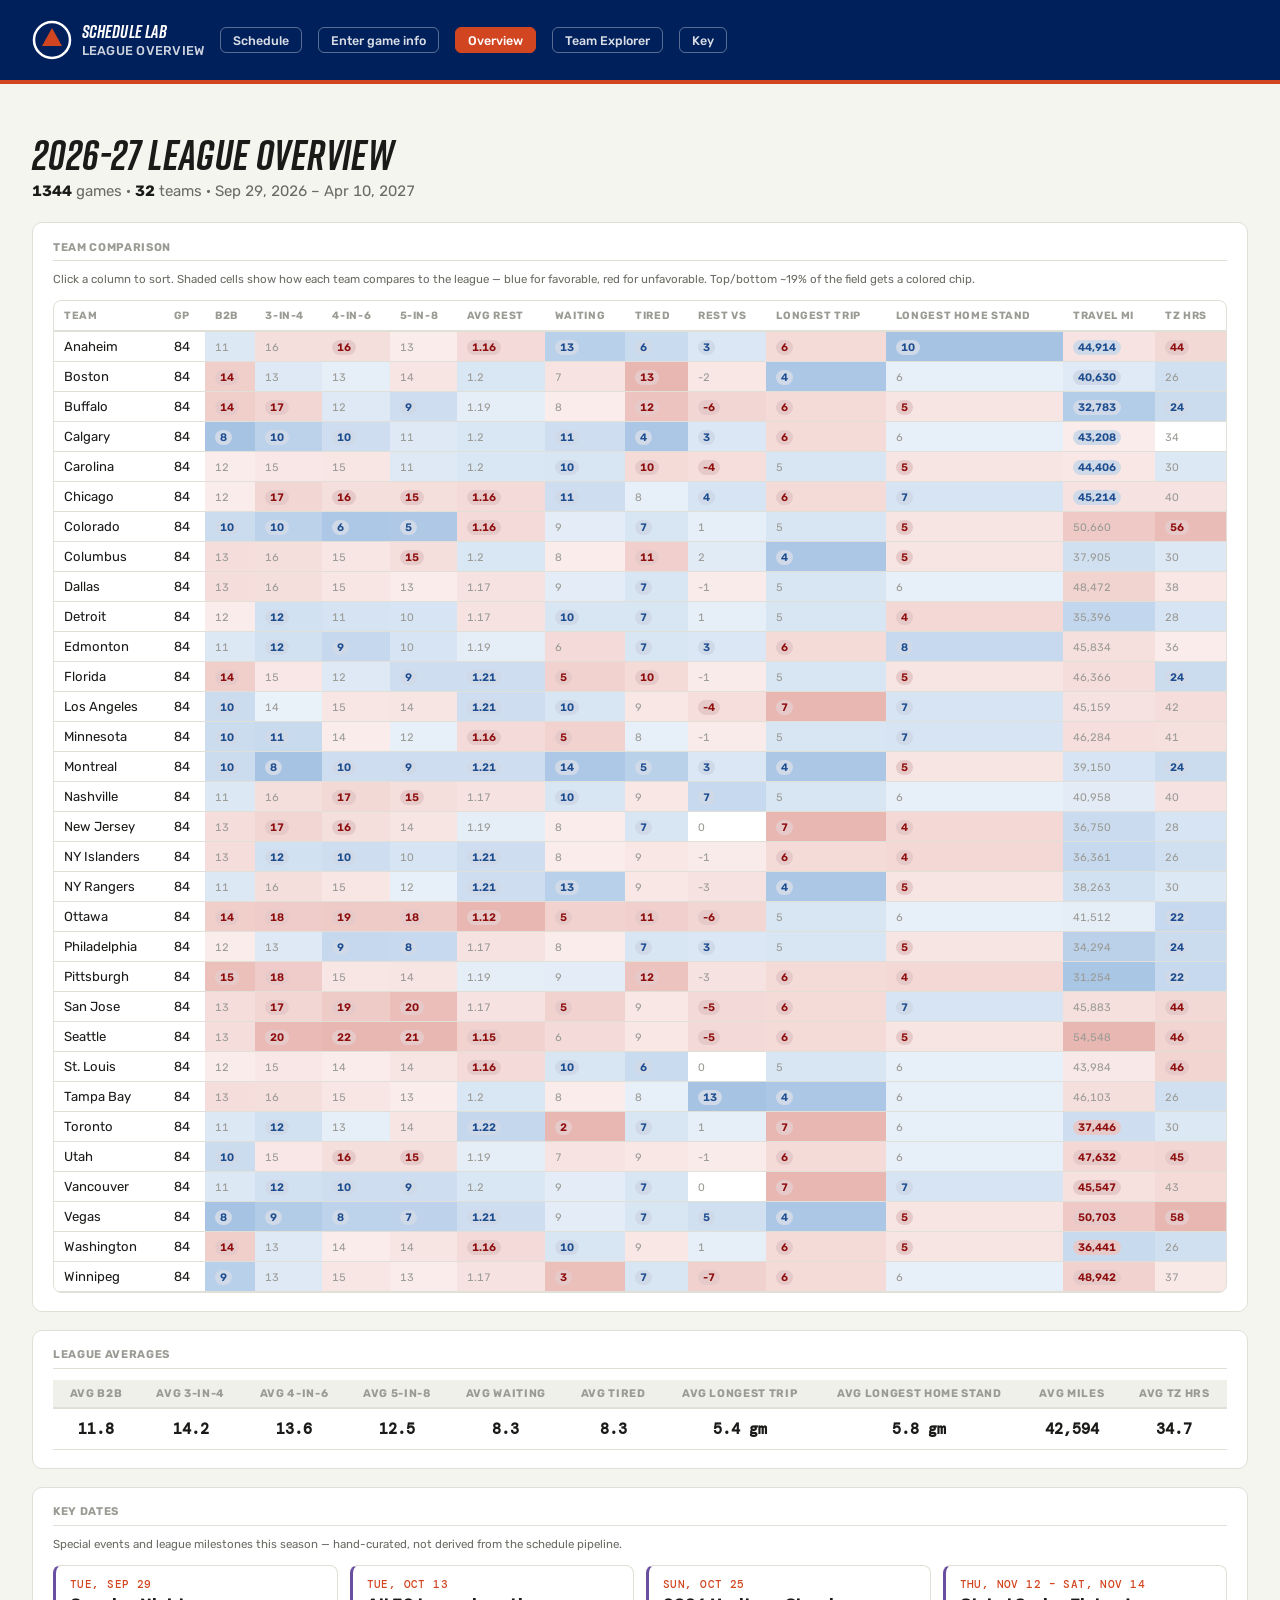
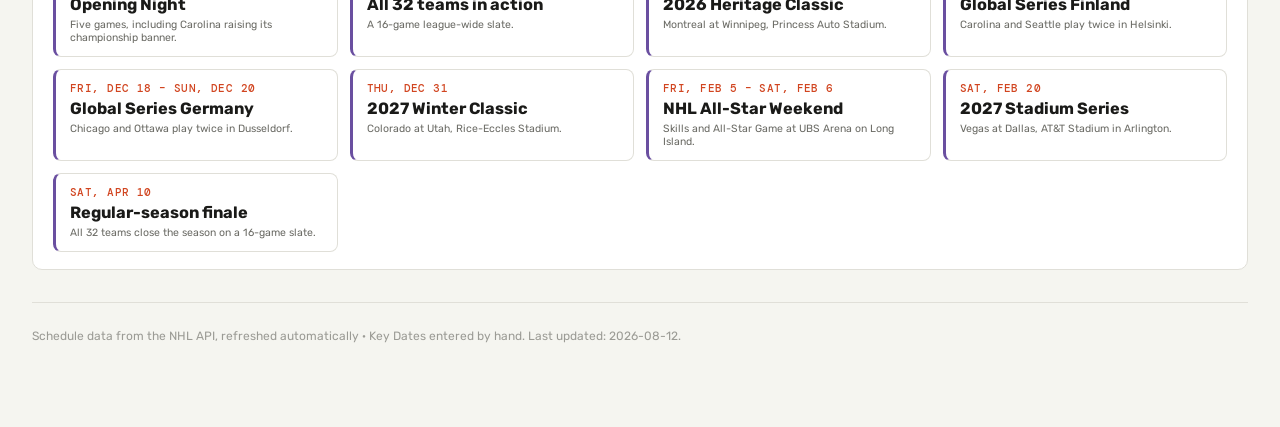
<file: docs/overview.html>
<!DOCTYPE html>
<html lang="en">
<head>
<meta charset="utf-8">
<meta name="viewport" content="width=device-width, initial-scale=1">
<title>Overview · Schedule Lab</title>
<meta name="robots" content="noindex, nofollow, noarchive">
<link rel="stylesheet" href="fontfaces.css">
<link rel="stylesheet" href="tokens.css">
<link rel="stylesheet" href="style.css">
<link rel="stylesheet" href="league.css">
</head>
<body>

<header>
  <div class="brand">
    <svg width="40" height="40" viewBox="0 0 40 40" aria-hidden="true">
      <circle cx="20" cy="20" r="18" fill="none" stroke="#ffffff" stroke-width="2.5"/>
      <path d="M20 8 L30 26 L10 26 Z" fill="var(--brand-orange)"/>
    </svg>
    <div class="brand-text">
      <h1>Schedule Lab</h1>
      <span class="subtitle">League Overview</span>
    </div>
  </div>
  <a href="index.html" class="header-btn">Schedule</a>
  <a href="editor.html" class="header-btn">Enter game info</a>
  <button class="header-btn active" type="button">Overview</button>
  <a href="team-explorer.html" class="header-btn">Team Explorer</a>
  <a href="key.html" class="header-btn">Key</a>
</header>

<div class="wrap">
<h2 class="page-title" id="pageTitle">—</h2>
<p class="record-line" id="recordLine">Loading league data…</p>

<section class="panel">
  <div class="panel-label">Team Comparison</div>
  <p class="panel-sub">Click a column to sort. Shaded cells show how each team compares to the league — blue for favorable, red for unfavorable. Top/bottom ~19% of the field gets a colored chip.</p>
  <div class="table-wrap">
    <table id="leagueTable">
      <thead><tr>
        <th data-key="team">Team</th>
        <th class="num" data-key="games">GP</th>
        <th class="num" data-key="b2bCount">B2B</th>
        <th class="num" data-key="threeInFourCount">3-in-4</th>
        <th class="num" data-key="fourInSixCount">4-in-6</th>
        <th class="num" data-key="fiveInEightCount">5-in-8</th>
        <th class="num" data-key="avgRestDays">Avg Rest</th>
        <th class="num" data-key="waitingCount">Waiting</th>
        <th class="num" data-key="tiredCount">Tired</th>
        <th class="num" data-key="restVs">Rest vs</th>
        <th class="num" data-key="longestRoadtrip">Longest Trip</th>
        <th class="num" data-key="longestHomestand">Longest Home Stand</th>
        <th class="num" data-key="totalTravelMiles">Travel Mi</th>
        <th class="num" data-key="tzHours">TZ Hrs</th>
      </tr></thead>
      <tbody></tbody>
    </table>
  </div>
</section>

<section class="panel">
  <div class="panel-label">League Averages</div>
  <div class="avg-row-single" id="avgRow"></div>
</section>

<section class="panel">
  <div class="panel-label">Key Dates</div>
  <p class="panel-sub">Special events and league milestones this season — hand-curated, not derived from the schedule pipeline.</p>
  <div class="event-cards" id="eventCards"></div>
</section>

<footer class="site-foot">
  <p>Schedule data from the NHL API, refreshed automatically · Key Dates entered by hand.
     <span id="updatedStamp"></span></p>
</footer>
</div>

<script src="shared.js"></script>
<script src="overview.js"></script>
</body>
</html>
</file>
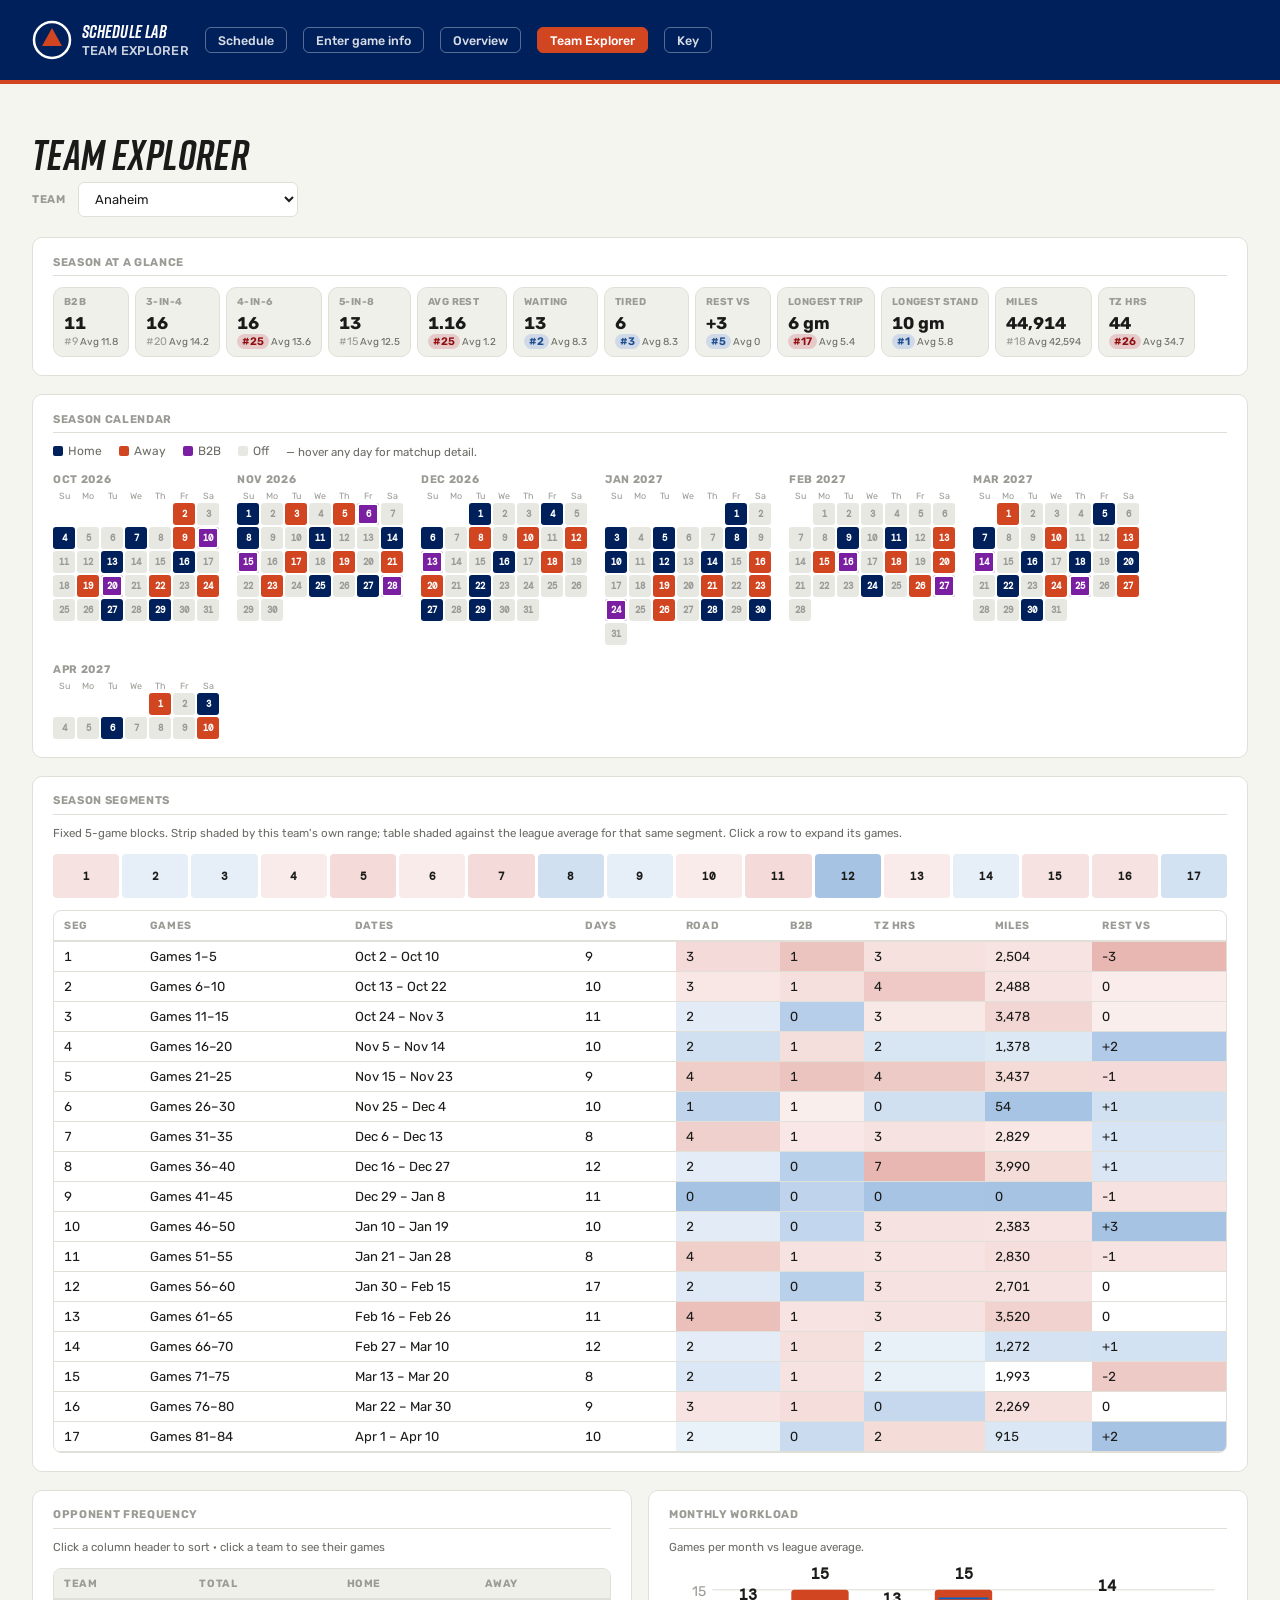
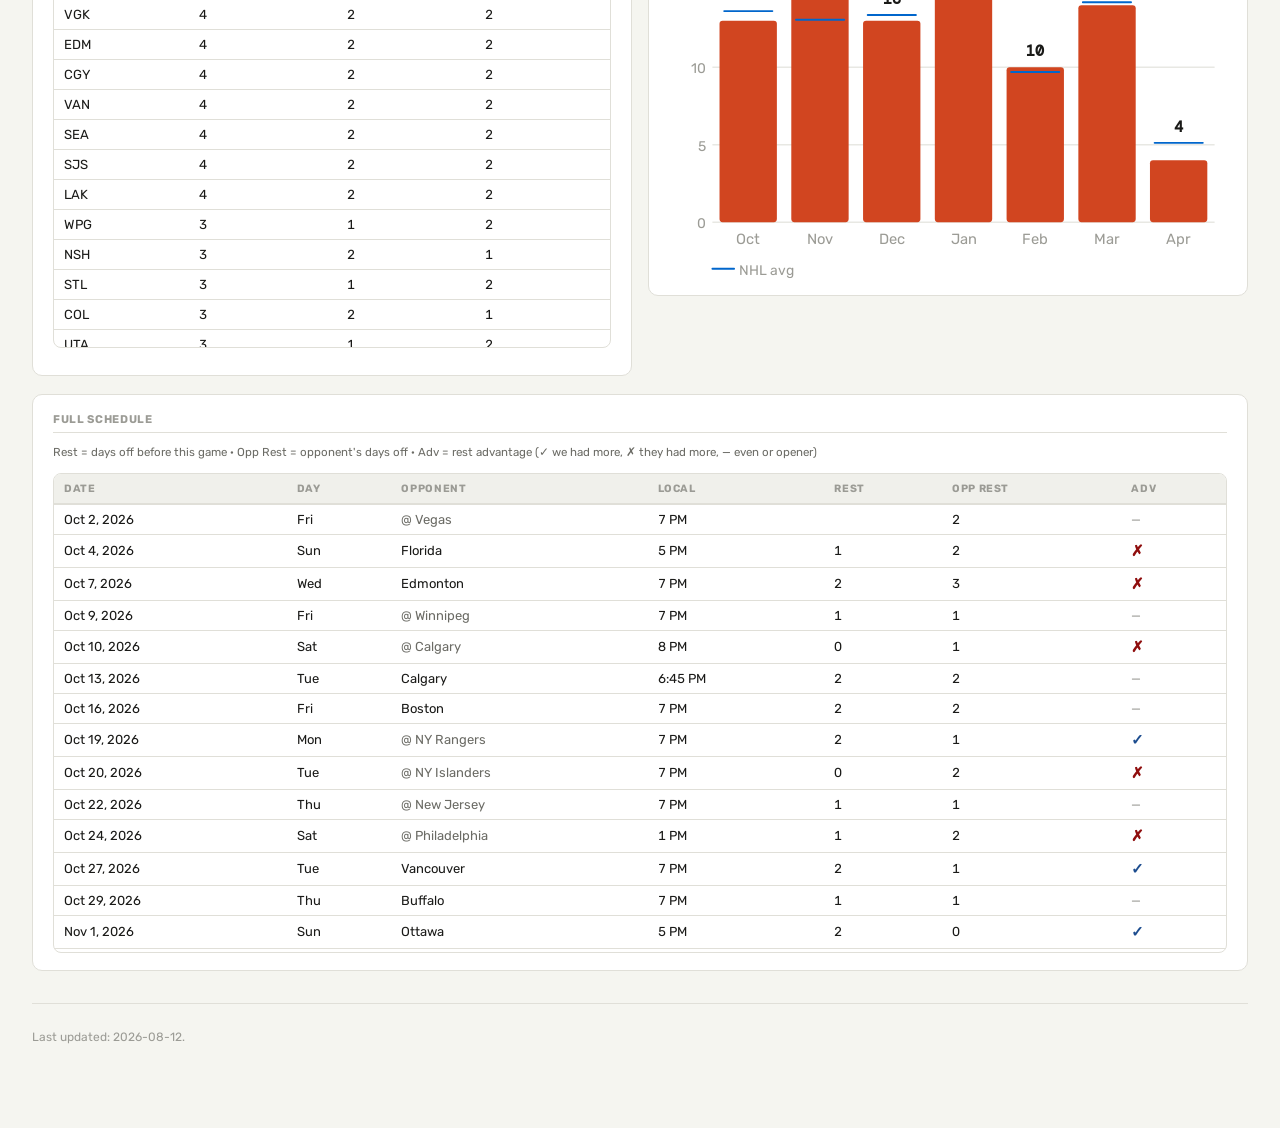
<file: docs/team-explorer.html>
<!DOCTYPE html>
<html lang="en">
<head>
<meta charset="utf-8">
<meta name="viewport" content="width=device-width, initial-scale=1">
<title>Team Explorer · Schedule Lab</title>
<meta name="robots" content="noindex, nofollow, noarchive">
<link rel="stylesheet" href="fontfaces.css">
<link rel="stylesheet" href="tokens.css">
<link rel="stylesheet" href="style.css">
<link rel="stylesheet" href="league.css">
</head>
<body>

<header>
  <div class="brand">
    <svg width="40" height="40" viewBox="0 0 40 40" aria-hidden="true">
      <circle cx="20" cy="20" r="18" fill="none" stroke="#ffffff" stroke-width="2.5"/>
      <path d="M20 8 L30 26 L10 26 Z" fill="var(--brand-orange)"/>
    </svg>
    <div class="brand-text">
      <h1>Schedule Lab</h1>
      <span class="subtitle">Team Explorer</span>
    </div>
  </div>
  <a href="index.html" class="header-btn">Schedule</a>
  <a href="editor.html" class="header-btn">Enter game info</a>
  <a href="overview.html" class="header-btn">Overview</a>
  <button class="header-btn active" type="button">Team Explorer</button>
  <a href="key.html" class="header-btn">Key</a>
</header>

<div class="wrap">
<h2 class="page-title" id="pageTitle">Team Explorer</h2>

<section class="team-select-row">
  <label for="teamSelect">Team</label>
  <select id="teamSelect"></select>
</section>

<section class="panel">
  <div class="panel-label">Season at a Glance</div>
  <div class="stat-row stat-row-compact" id="statRow"></div>
</section>

<section class="panel">
  <div class="panel-label">Season Calendar</div>
  <p class="panel-sub"><span class="cal-legend"><span class="cal-dot cal-home"></span>Home</span> <span class="cal-legend"><span class="cal-dot cal-away"></span>Away</span> <span class="cal-legend"><span class="cal-dot cal-b2b"></span>B2B</span> <span class="cal-legend"><span class="cal-dot cal-off"></span>Off</span> — hover any day for matchup detail.</p>
  <div id="calendarGrid"></div>
</section>

<section class="panel">
  <div class="panel-label">Season Segments</div>
  <p class="panel-sub">Fixed 5-game blocks. Strip shaded by this team's own range; table shaded against the league average for that same segment. Click a row to expand its games.</p>
  <div class="segment-strip" id="segmentStrip"></div>
  <div class="table-wrap" style="margin-top:12px">
    <table id="segmentTable">
      <thead><tr>
        <th class="num">Seg</th><th>Games</th><th>Dates</th><th class="num">Days</th>
        <th class="num">Road</th><th class="num">B2B</th><th class="num">TZ Hrs</th>
        <th class="num">Miles</th><th class="num">Rest vs</th>
      </tr></thead>
      <tbody></tbody>
    </table>
  </div>
</section>

<div class="two-col">
  <section class="panel">
    <div class="panel-label">Opponent Frequency</div>
    <p class="panel-sub">Click a column header to sort · click a team to see their games</p>
    <div class="table-scroll opp-table-wrap">
      <table id="oppTable">
        <thead><tr>
          <th data-opp-sort="team">Team</th>
          <th class="num" data-opp-sort="total">Total</th>
          <th class="num" data-opp-sort="home">Home</th>
          <th class="num" data-opp-sort="away">Away</th>
        </tr></thead>
        <tbody></tbody>
      </table>
    </div>
    <div id="oppDetail" style="margin-top:10px"></div>
  </section>

  <section class="panel">
    <div class="panel-label">Monthly Workload</div>
    <p class="panel-sub">Games per month vs league average.</p>
    <div id="monthChart"></div>
  </section>
</div>

<section class="panel">
  <div class="panel-label">Full Schedule</div>
  <p class="panel-sub">Rest = days off before this game · Opp Rest = opponent's days off · Adv = rest advantage (✓ we had more, ✗ they had more, — even or opener)</p>
  <div class="table-scroll full-sched-wrap">
    <table id="fullSchedTable">
      <thead><tr>
        <th>Date</th>
        <th>Day</th>
        <th>Opponent</th>
        <th class="num">Local</th>
        <th class="num">Rest</th>
        <th class="num">Opp Rest</th>
        <th class="num">Adv</th>
      </tr></thead>
      <tbody></tbody>
    </table>
  </div>
</section>

<footer class="site-foot">
  <p><span id="updatedStamp"></span></p>
</footer>
</div>

<div id="tooltip" class="tooltip" role="tooltip" hidden></div>
<script src="shared.js"></script>
<script src="team-explorer.js"></script>
</body>
</html>
</file>
<file: docs/fontfaces.css>
@font-face {
  font-family: 'Rift';
  font-style: normal;
  font-weight: 400;
  font-display: swap;
  src: url([data-uri]) format('woff');
}
@font-face {
  font-family: 'Rift';
  font-style: normal;
  font-weight: 700;
  font-display: swap;
  src: url([data-uri]) format('woff');
}
@font-face {
  font-family: 'Rift';
  font-style: italic;
  font-weight: 400;
  font-display: swap;
  src: url([data-uri]) format('woff');
}
@font-face {
  font-family: 'Rift';
  font-style: italic;
  font-weight: 700;
  font-display: swap;
  src: url([data-uri]) format('woff');
}
@font-face {
  font-family: 'Rubik';
  font-style: normal;
  font-weight: 400;
  font-display: swap;
  src: url([data-uri]) format('woff2');
}
@font-face {
  font-family: 'Rubik';
  font-style: normal;
  font-weight: 500;
  font-display: swap;
  src: url([data-uri]) format('woff2');
}
@font-face {
  font-family: 'Rubik';
  font-style: normal;
  font-weight: 600;
  font-display: swap;
  src: url([data-uri]) format('woff2');
}
@font-face {
  font-family: 'Rubik';
  font-style: normal;
  font-weight: 700;
  font-display: swap;
  src: url([data-uri]) format('woff2');
}
@font-face {
  font-family: 'DM Mono';
  font-style: normal;
  font-weight: 400;
  font-display: swap;
  src: url([data-uri]) format('woff2');
}
@font-face {
  font-family: 'DM Mono';
  font-style: normal;
  font-weight: 500;
  font-display: swap;
  src: url([data-uri]) format('woff2');
}
</file>
<file: docs/tokens.css>
/* ==========================================================================
   COACHES STATION DESIGN TOKENS
   Portable component CSS — pair with fontfaces.css (self-hosted Rift, Rubik,
   DM Mono) and logo.png. See DESIGN_SYSTEM.md for usage notes and rationale.
   ========================================================================== */

:root {
  /* ---- Base surface / neutral palette (light theme) ---- */
  --bg: #f5f5f0;
  --surface: #ffffff;
  --surface2: #f0f0eb;
  --border: #e0dfd8;
  --text: #1a1a18;
  --text2: #6b6b65;
  --text3: #9b9b95;
  --grid: #e8e8e3;

  /* ---- Brand colors — swap these two per project/team ---- */
  --navy: #00205B;
  --navy2: #001845;
  --brand-orange: #D14520;
  --header-text: #ffffff;
  --header-text-dim: rgba(255,255,255,0.85);
  --header-border: rgba(255,255,255,0.35);

  /* ---- Functional accent (links, focus rings, generic highlights) ---- */
  --accent: #0066cc;
  --accent-light: #e6f0ff;
  --highlight: #0066cc;
  --highlight-bg: #e6f0ff;

  /* ---- Diverging judgment scale: BLUE = good, RED = bad. Never green/red. ---- */
  --good-text: #1d4d8f;
  --good-bg: #cfd9e7;
  --bad-text: #8f0e0e;
  --bad-bg: #e6caca;

  /* ---- Categorical marker — for tags/labels that aren't a judgment, just a category ---- */
  --event: #6a4fa0;
}

*{ box-sizing: border-box; }
html, body{ margin:0; padding:0; }

body {
  font-family: 'Rubik', sans-serif;
  background: var(--bg);
  color: var(--text);
  -webkit-font-smoothing: antialiased;
}

a{ color: var(--accent); }
::selection{ background: var(--accent-light); color: var(--navy); }

/* ==========================================================================
   HEADER — navy bar + orange accent stripe + display wordmark + nav pills
   Exact proportions matter here; these values were tuned by eye and should
   not be adjusted without a reason.
   ========================================================================== */

header {
  padding: 1.25rem 2rem;
  background: var(--navy);
  border-bottom: 4px solid var(--brand-orange);
  display: flex;
  align-items: center;
  gap: 1rem;
  flex-wrap: wrap;
  position: sticky;
  top: 0;
  z-index: 20;
}

header .brand{
  display:flex;
  align-items:center;
  gap:0.6rem;
}
header .brand img{
  height:40px;
  width:40px;
  object-fit:contain;
}
header .brand-text{
  display:flex;
  flex-direction:column;
  line-height:1.25;
}
header h1 {
  margin:0;
  font-size: 1.1rem;
  font-weight: 700;
  font-style: italic;
  font-family: 'Rift', 'Rubik', sans-serif;
  letter-spacing: 0.01em;
  color: var(--header-text);
  text-transform: uppercase;
}
header .subtitle {
  font-size: 0.8rem;
  font-weight: 500;
  letter-spacing: 0.02em;
  text-transform: uppercase;
  color: rgba(255,255,255,0.8);
  font-family: 'Rubik', sans-serif;
}

/* Nav pills live inside the header, immediately after the brand block */
.header-btn {
  background: none;
  border: 1px solid var(--header-border);
  border-radius: 6px;
  padding: 0.3rem 0.75rem;
  font-family: 'Rubik', sans-serif;
  font-size: 0.78rem;
  font-weight: 500;
  color: var(--header-text-dim);
  cursor: pointer;
  transition: all 0.15s;
  white-space: nowrap;
}
.header-btn:hover { border-color: var(--brand-orange); color: #fff; }
.header-btn.active { background: var(--brand-orange); border-color: var(--brand-orange); color: #fff; }
.header-btn:focus-visible{ outline: 2px solid #fff; outline-offset: 2px; }

/* ==========================================================================
   LAYOUT
   ========================================================================== */

.wrap{
  width: 100%;
  margin: 0;
  padding: 24px 32px 72px;
}

.grid-2{ display:grid; grid-template-columns: 1fr 1fr; gap: 18px; }
.grid-3{ display:grid; grid-template-columns: repeat(3, 1fr); gap: 18px; }
@media (max-width: 900px){ .grid-2, .grid-3{ grid-template-columns: 1fr; } }

/* ==========================================================================
   PANELS / CARDS
   ========================================================================== */

.panel {
  background: var(--surface);
  border: 1px solid var(--border);
  border-radius: 10px;
  padding: 1.1rem 1.25rem;
}

.panel-label {
  font-size: 0.7rem;
  font-weight: 700;
  text-transform: uppercase;
  letter-spacing: 0.06em;
  color: var(--text3);
  padding-bottom: 0.4rem;
  margin-bottom: 0.7rem;
  border-bottom: 1px solid var(--border);
}

.panel-sub{
  font-size: 0.72rem;
  color: var(--text2);
  margin: -0.5rem 0 0.9rem;
}

/* ==========================================================================
   STAT CARDS / HERO ROW
   A row of these makes a good "vitals at a glance" strip. Force a fixed
   column count (e.g. grid-template-columns: repeat(N,1fr)) if the row must
   stay on one line — see the Overview page's hero row for the pattern,
   including a horizontal-scroll fallback on narrow viewports.
   ========================================================================== */

.stat-card {
  background: var(--surface2);
  border: 1px solid var(--border);
  border-radius: 10px;
  padding: 0.8rem 1rem;
}
.stat-card .st-label{
  font-size: 0.66rem;
  font-weight: 700;
  text-transform: uppercase;
  letter-spacing: 0.06em;
  color: var(--text3);
  margin-bottom: 0.35rem;
}
.stat-card .st-value{
  font-family: 'Rubik', sans-serif;
  font-weight: 700;
  font-size: 1.55rem;
  color: var(--text);
  font-variant-numeric: tabular-nums;
}
.stat-card .st-sub{
  font-size: 0.68rem;
  color: var(--text2);
  margin-top: 0.3rem;
}
.stat-card .tm-meta{
  display:flex;
  align-items:center;
  gap:6px;
  margin-top: 0.4rem;
  font-size: 0.68rem;
  color: var(--text2);
}
.stat-card .tm-avg{ font-variant-numeric: tabular-nums; }

.stat-row{ display:grid; grid-template-columns: repeat(auto-fit, minmax(140px, 1fr)); gap: 12px; margin-bottom: 20px; }

/* ==========================================================================
   RANK / STAT CHIPS
   One shared helper for every rank display in the app. Threshold used
   throughout this build: top ~19% of the field = good, bottom ~19% = bad,
   everyone else stays neutral (for 32 items that's top 6 / bottom 6).
   ========================================================================== */

.rank-chip {
  font-size: 0.68rem;
  font-weight: 400;
  color: var(--text3);
  font-family: 'Rubik', sans-serif;
}
.rank-chip.rank-good {
  background: var(--good-bg);
  color: var(--good-text);
  font-weight: 600;
  padding: 1px 5px;
  border-radius: 8px;
}
.rank-chip.rank-bad {
  background: var(--bad-bg);
  color: var(--bad-text);
  font-weight: 600;
  padding: 1px 5px;
  border-radius: 8px;
}

.rank-chip-lg {
  font-size: 1.2rem;
  font-weight: 600;
  font-family: 'DM Mono', monospace;
  letter-spacing: -0.02em;
  color: var(--text3);
}
.rank-chip-lg.rank-good {
  background: var(--good-bg);
  color: var(--good-text);
  padding: 1px 8px;
  border-radius: 8px;
}
.rank-chip-lg.rank-bad {
  background: var(--bad-bg);
  color: var(--bad-text);
  padding: 1px 8px;
  border-radius: 8px;
}

/* ==========================================================================
   TABLES
   Sortable data tables: first column (the entity/name) stays left-aligned;
   every other column is centered, headers included. First click on any
   header sorts ascending (A→Z for text, low→high for numbers); click again
   to flip. See DESIGN_SYSTEM.md for the diverging cell-shading formula and
   the highlighted-row treatment for "this is my team/entity."
   ========================================================================== */

table{ width:100%; border-collapse: collapse; font-size:0.82rem; }
thead th{
  text-align:left;
  color: var(--text3);
  font-weight:700;
  font-size: 0.66rem;
  letter-spacing:0.06em;
  text-transform:uppercase;
  padding: 8px 10px;
  border-bottom: 2px solid var(--border);
  cursor:pointer;
  white-space:nowrap;
}
thead th:hover{ color: var(--accent); }
tbody td{
  padding: 7px 10px;
  border-bottom: 1px solid var(--border);
  color: var(--text);
}
tbody tr:hover{ background: var(--highlight-bg); }
.mono-num{ font-variant-numeric: tabular-nums; font-family:'DM Mono', monospace; }

/* Apply to a specific sortable table's th/td (all but :first-child) to get
   the "everything centered except the name column" convention:
   #my-table th:not(:first-child), #my-table td:not(:first-child){ text-align:center; }
*/

/* Highlighted entity row — border stripe + bold text + accent name + tint on
   any unshaded cells. Pair all four; a background tint alone doesn't pop. */
tr.highlight-row{ border-left: 3px solid var(--brand-orange); font-weight:600; }
tr.highlight-row td.team-name{ color: var(--brand-orange); }
tr.highlight-row td.tint-cell{ background: rgba(209,69,32,0.08); }

.schedule-scroll{ max-height: 420px; overflow-y:auto; border: 1px solid var(--border); border-radius:8px; }
.schedule-scroll.no-cap{ max-height: none; overflow-y: visible; }
.schedule-scroll table{ font-size:0.78rem; }
.schedule-scroll thead th{ position: sticky; top:0; background: var(--surface2); z-index:1; }
.schedule-scroll.no-cap thead th{ position: static; }

/* ==========================================================================
   TAG PILLS / NOTE CARDS / CATEGORICAL MARKERS
   ========================================================================== */

.tag-pill{
  display:inline-block;
  font-size: 0.62rem;
  letter-spacing:0.02em;
  padding: 2px 7px;
  border-radius: 3px;
  background: #ece6f5;
  color: var(--event);
  border: 1px solid #d9cbef;
}
.note-card{
  background: var(--surface2);
  border: 1px dashed var(--border);
  border-radius: 8px;
  padding: 12px 16px;
  font-size: 0.78rem;
  color: var(--text2);
  margin-top: 6px;
}
.note-card strong{ color: var(--bad-text); }

/* ==========================================================================
   GLOSSARY / KEY PAGE
   A dedicated "Key" tab explaining every stat/convention on the site earns
   its keep on any data-dense internal tool — this is the pattern used here.
   ========================================================================== */

.key-grid{ display:grid; grid-template-columns: repeat(2, 1fr); gap: 18px; }
@media (max-width: 900px){ .key-grid{ grid-template-columns: 1fr; } }
.key-item{ margin-bottom: 14px; }
.key-item:last-child{ margin-bottom: 0; }
.key-term{ font-weight: 700; color: var(--text); font-size: 0.86rem; margin-bottom: 2px; }
.key-term .key-symbol{ font-family:'DM Mono', monospace; font-weight:600; color: var(--brand-orange); margin-right:6px; }
.key-desc{ font-size: 0.78rem; color: var(--text2); line-height: 1.5; }
.key-desc code{ font-family: 'DM Mono', monospace; font-size: 0.74rem; background: var(--surface2); padding: 1px 5px; border-radius: 3px; }
.key-legend-row{ display:flex; align-items:center; gap:8px; margin-bottom:8px; font-size:0.78rem; color:var(--text2); }

/* ==========================================================================
   FORM CONTROLS
   ========================================================================== */

select{
  background: var(--surface);
  color: var(--text);
  border: 1px solid var(--border);
  border-radius: 6px;
  padding: 8px 12px;
  font-family: 'Rubik', sans-serif;
  font-size: 13px;
  min-width: 220px;
  cursor:pointer;
}
select:focus{ outline: 2px solid var(--accent); outline-offset: 2px; }

@media (prefers-reduced-motion: reduce){
  *{ animation: none !important; transition: none !important; }
}
</file>
<file: docs/style.css>
/* Schedule Lab — page-specific styles, built on tokens.css.
   Every class name here is what app.js already generates; only the visual
   treatment changed to match the Coaches Station design system. */

*{box-sizing:border-box}
html,body{margin:0;padding:0}
h1,h2,h3{margin:0}
.num,td.num,.record-line,#schedTable td{font-variant-numeric:tabular-nums}

.wrap{max-width:1400px;margin:0 auto}

/* header extras beyond tokens.css */
.header-right{display:flex;align-items:center;gap:10px;margin-left:auto}
.header-right .select-label{color:var(--header-text-dim);font-size:11px;letter-spacing:.1em;text-transform:uppercase}
header select{min-width:140px;font-size:13px;padding:6px 10px}

.page-title{
  font-family:'Rift','Rubik',sans-serif;font-style:italic;font-weight:700;
  font-size:clamp(28px,4vw,40px);letter-spacing:.01em;color:var(--text);
  margin:22px 0 4px;text-transform:uppercase;
}
.record-line{margin:0 0 22px;color:var(--text2);font-size:15px}
.record-line strong{color:var(--text);font-weight:700}

/* panels already styled by tokens.css .panel / .panel-label; page-specific extras: */
.panel{margin-top:18px}
.panel-sub{margin:4px 0 14px}
#filterNote{color:var(--brand-orange);font-weight:600}

/* the grind */
.grind-stats{display:flex;gap:26px;margin-bottom:10px;flex-wrap:wrap;color:var(--text2);font-size:13px}
.grind-stats span{display:flex;flex-direction:column;line-height:1.2}
.grind-stats b{
  color:var(--text);font:700 22px/1 'Rubik',sans-serif;letter-spacing:.01em;margin-bottom:2px;
}
.grind-strip{
  background:var(--surface2);border:1px solid var(--border);border-radius:8px;
  padding:12px 14px 6px;overflow-x:auto;
}
.grind-strip svg{display:block;min-width:640px;width:100%;height:auto}
.grind-strip .pt{cursor:pointer;transition:r .1s}
.grind-strip .pt:hover{r:5}
.grind-legend{display:flex;gap:18px;margin-top:10px;color:var(--text2);font-size:12.5px;flex-wrap:wrap;align-items:center}
.dot{display:inline-block;width:9px;height:9px;border-radius:50%;margin-right:6px;vertical-align:-1px}
.dot-w{background:var(--brand-orange)} .dot-l{background:var(--text3)}
.dot-otl{background:var(--accent)}
.leg-line{color:var(--accent)}

/* preseason note */
.preseason-note{
  margin:0;padding:14px 18px;background:var(--surface2);
  border:1px solid var(--border);border-left:3px solid var(--brand-orange);
  border-radius:8px;color:var(--text2);font-size:14px;max-width:640px;
}

/* split cards */
.split-group{margin-top:20px}
.split-group:first-child{margin-top:0}
.split-group h3{
  margin:0 0 10px;color:var(--text3);font:700 12px/1 'Rubik',sans-serif;
  letter-spacing:.08em;text-transform:uppercase;
}
.split-cards{display:grid;grid-template-columns:repeat(auto-fill,minmax(168px,1fr));gap:10px}
.split-card{
  background:var(--surface);border:1px solid var(--border);border-radius:8px;
  padding:12px 13px 11px;cursor:pointer;text-align:left;color:var(--text);
  font:inherit;transition:border-color .15s;
}
.split-card:hover{border-color:var(--accent)}
.split-card:focus-visible{outline:2px solid var(--accent);outline-offset:1px}
.split-card.active{border-color:var(--brand-orange);border-width:2px;background:var(--accent-light)}
.split-card .sc-name{font:600 13.5px/1.15 'Rubik',sans-serif;letter-spacing:.01em}
.split-card .sc-rec{margin-top:7px;font-size:14px;color:var(--text);font-family:'DM Mono',monospace}
.split-card .sc-sub{color:var(--text2);font-size:11.5px;margin-top:2px}
.sc-bar{margin-top:8px;height:4px;background:var(--surface2);border-radius:2px;overflow:hidden}
.sc-bar i{display:block;height:100%;background:var(--text3)}
.split-card.empty{opacity:.45;cursor:default}
/* diverging good/bad treatment, per design system's blue=good/red=bad scale */
.split-card.sc-good{border-color:var(--good-text)}
.split-card.sc-good .sc-bar i{background:var(--good-text)}
.split-card.sc-good .sc-rec strong{color:var(--good-text)}
.split-card.sc-bad{border-color:var(--bad-text)}
.split-card.sc-bad .sc-bar i{background:var(--bad-text)}
.split-card.sc-bad .sc-rec strong{color:var(--bad-text)}

/* schedule table */
.table-wrap{overflow-x:auto;border:1px solid var(--border);border-radius:8px}
#schedTable{border-collapse:collapse;width:100%;min-width:1300px;background:var(--surface);font-size:0.82rem}
#schedTable th{
  text-align:center;padding:8px 10px;color:var(--text3);
  font:700 11px/1 'Rubik',sans-serif;letter-spacing:.06em;text-transform:uppercase;
  border-bottom:2px solid var(--border);position:sticky;top:0;background:var(--surface2);
  cursor:default;white-space:nowrap;
}
#schedTable th:first-child,#schedTable th:nth-child(2){text-align:left}
#schedTable th[data-tip]{
  cursor:help;text-decoration:underline;text-decoration-style:dotted;
  text-decoration-color:var(--text3);text-underline-offset:3px;
}
#schedTable th:hover{color:var(--accent)}
#schedTable td{padding:7px 10px;border-bottom:1px solid var(--border);white-space:nowrap;text-align:center}
#schedTable td:first-child,#schedTable td:nth-child(2){text-align:left}
#schedTable tbody tr:hover{background:var(--highlight-bg)}
#schedTable tbody tr.hl{background:var(--accent-light)}
.res{
  display:inline-block;min-width:74px;padding:2px 8px;border-radius:6px;
  font:600 12.5px/1.5 'Rubik',sans-serif;text-align:center;
}
.res-w{background:var(--good-bg);color:var(--good-text)}
.res-l{background:var(--surface2);color:var(--text2);border:1px solid var(--border)}
.res-otl{background:var(--accent-light);color:var(--accent)}
.res-fut{color:var(--text3)}
.chip{
  display:inline-block;margin-right:5px;padding:1px 7px;border-radius:999px;
  border:1px solid var(--border);color:var(--text2);font-size:11px;background:var(--surface2);
}
.chip.warn{border-color:var(--bad-text);color:var(--bad-text)}
.bc{display:inline-block;min-width:16px;font:600 12.5px 'DM Mono',monospace}
.bc-yes{color:var(--good-text);font-size:15px;font-weight:700}
.bc-yes.warn{color:var(--bad-text)}
.bc-no{color:var(--text3)}
.bc-no.warn{color:var(--bad-text)}
.bc-na{color:var(--text3);opacity:.5}
td.moon{font-size:15px}
.opp-a{color:var(--text2)}

/* footer / tooltip */
.site-foot{margin-top:32px;color:var(--text3);font-size:12px;border-top:1px solid var(--border);padding-top:14px}
.tooltip{
  position:fixed;z-index:10;pointer-events:none;background:var(--navy);border:1px solid var(--navy2);
  border-radius:8px;padding:8px 11px;font-size:13px;color:#fff;max-width:260px;
  box-shadow:0 6px 22px rgba(0,0,0,.25);font-family:'Rubik',sans-serif;
}
.tooltip b{color:var(--brand-orange)}

.editor-link{color:var(--header-text-dim);text-decoration:none}
.header-btn{text-decoration:none;display:inline-block}

@media (prefers-reduced-motion: reduce){
  *{transition:none!important}
}
@media (max-width:640px){
  .split-cards{grid-template-columns:repeat(auto-fill,minmax(140px,1fr))}
}
</file>
<file: docs/editor.css>
/* Editor page — built on tokens.css, same design language as the main site */

.ed-connect{
  display:flex;align-items:center;gap:14px;flex-wrap:wrap;
}
.ed-settings-btn{
  background:var(--surface2);border:1px solid var(--border);color:var(--text);
  border-radius:8px;padding:8px 14px;font:500 13.5px 'Rubik',sans-serif;cursor:pointer;
}
.ed-settings-btn:hover{border-color:var(--accent)}
.ed-status{color:var(--text2);font-size:13px}
.ed-status.ok{color:var(--good-text);font-weight:600}
.ed-status.err{color:var(--bad-text);font-weight:600}

.ed-panel{
  margin-top:14px;padding:18px 20px;background:var(--surface);border:1px solid var(--border);
  border-radius:10px;max-width:640px;
}
.ed-panel h3{font-size:18px;margin-bottom:8px;color:var(--text)}
.ed-help{color:var(--text2);font-size:13px;line-height:1.5;margin:0 0 14px}
.ed-help a{color:var(--accent)}
.ed-help code{background:var(--surface2);padding:1px 5px;border-radius:4px;font-size:12px;font-family:'DM Mono',monospace}

.ed-row{display:flex;gap:12px;flex-wrap:wrap;align-items:end;margin-top:10px}
.ed-row label{display:flex;flex-direction:column;gap:5px;color:var(--text2);font-size:12.5px}
.ed-row input{
  background:var(--surface);color:var(--text);border:1px solid var(--border);border-radius:7px;
  padding:8px 10px;font:400 14px 'Rubik',sans-serif;min-width:160px;
}
.ed-row .ed-grow{flex:1;min-width:260px}
.ed-row .ed-grow input{width:100%}

.btn{
  border-radius:7px;padding:9px 16px;font:600 14px 'Rubik',sans-serif;cursor:pointer;border:1px solid transparent;
}
.btn-primary{background:var(--brand-orange);color:#fff}
.btn-primary:hover{background:#b8391a}
.btn-primary:disabled{background:var(--border);color:var(--text3);cursor:not-allowed}
.btn-ghost{background:transparent;border-color:var(--border);color:var(--text)}
.btn-ghost:hover{border-color:var(--accent);color:var(--accent)}

.ed-view-toggle{display:flex;gap:8px;margin-left:auto}
.ed-view-toggle .btn{padding:8px 14px;font-size:13px}
.ed-view-toggle .view-active{background:var(--navy);border-color:var(--navy);color:#fff}

.ed-picker{
  display:flex;gap:16px;align-items:end;flex-wrap:wrap;
}
.ed-picker select{min-width:220px}

.ed-bulk-head{margin-bottom:14px}
#bulkTable{min-width:1000px;border-collapse:collapse;width:100%;background:var(--surface)}
#bulkTable th{
  text-align:left;padding:8px 8px;color:var(--text3);
  font:700 11px 'Rubik',sans-serif;letter-spacing:.05em;text-transform:uppercase;
  border-bottom:2px solid var(--border);position:sticky;top:0;background:var(--surface2);
}
#bulkTable td{padding:5px 8px;border-bottom:1px solid var(--border);font-size:13px;white-space:nowrap;color:var(--text)}
#bulkTable td.num,#bulkTable th.num{text-align:center}
#bulkTable select,#bulkTable input{
  background:var(--surface);color:var(--text);border:1px solid var(--border);border-radius:6px;
  padding:4px 6px;font:400 12.5px 'Rubik',sans-serif;width:100%;min-width:60px;
}
#bulkTable input[type="text"]{min-width:110px}
#bulkTable tr.edited{background:var(--accent-light)}
#bulkTable tr.edited td:first-child{box-shadow:inset 3px 0 0 var(--brand-orange)}
#bulkTable .bc-na{color:var(--text3);opacity:.5;font-family:'DM Mono',monospace}

.ed-form-head h2{
  font-size:22px;text-transform:uppercase;letter-spacing:.02em;color:var(--text);
  font-family:'Rift','Rubik',sans-serif;font-style:italic;font-weight:700;
}
.ed-form-head{margin-bottom:16px}

.ed-grid{
  display:grid;grid-template-columns:repeat(auto-fill,minmax(230px,1fr));gap:14px;
}
.ed-field{display:flex;flex-direction:column;gap:6px}
.ed-field span{color:var(--text3);font:700 11.5px 'Rubik',sans-serif;letter-spacing:.04em;text-transform:uppercase}
.ed-field select,.ed-field input{
  background:var(--surface);color:var(--text);border:1px solid var(--border);border-radius:7px;
  padding:9px 11px;font:400 14px 'Rubik',sans-serif;
}
.ed-field.ed-grow{grid-column:1 / -1}
.ed-field.disabled{opacity:.4}
.ed-field.disabled select{pointer-events:none}

@media (max-width:640px){
  .ed-picker{flex-direction:column;align-items:stretch}
  .ed-picker select{width:100%}
}
</file>
<file: docs/league.css>
.chart-holder { position: relative; height: 250px; }

.chart-holder.tall { height: 330px; }

/* ==========================================================================
   CALENDAR HEAT STRIP
   ========================================================================== */

.heatstrip {
  display:flex;
  gap: 2px;
  overflow-x: auto;
  padding-bottom: 6px;
}

.heat-day {
  width: 8px;
  min-width:8px;
  height: 26px;
  border-radius: 2px;
  background: var(--grid);
  cursor: default;
  transition: transform 0.1s ease;
}

.heat-day:hover { transform: scaleY(1.15); }

.heat-months {
  display:flex;
  font-family: 'DM Mono', monospace;
  font-size: 10px;
  color: var(--text3);
  margin-top: 6px;
}

.calendar-tooltip {
  position: fixed;
  z-index: 100;
  background: var(--navy);
  color: #fff;
  font-family: 'Rubik', sans-serif;
  font-size: 0.72rem;
  font-weight: 500;
  padding: 5px 9px;
  border-radius: 6px;
  pointer-events: none;
  white-space: nowrap;
  box-shadow: 0 4px 12px rgba(0,0,0,0.25);
  display: none;
}

.calendar-tooltip.visible { display: block; }

/* ==========================================================================
   TAB PANELS (content sections switched by header nav)
   ========================================================================== */

.tab-panel { display:none; }

.tab-panel.active { display:block; animation: fadein 0.2s ease; }

/* ==========================================================================
   SPECIAL EVENT CARDS
   ========================================================================== */

.event-group { margin-bottom: 24px; }

.event-group-title {
  font-size: 0.72rem;
  font-weight: 700;
  letter-spacing: 0.08em;
  text-transform: uppercase;
  color: var(--event);
  margin-bottom: 10px;
  display:flex;
  align-items:center;
  gap:8px;
}

.event-group-title::before {
  content:"";
  width:7px; height:7px; border-radius:50%;
  background: var(--event);
  display:inline-block;
}

.event-cards { display:grid; grid-template-columns: repeat(auto-fill, minmax(250px,1fr)); gap: 12px; }

.event-card {
  background: var(--surface);
  border: 1px solid var(--border);
  border-left: 3px solid var(--event);
  border-radius: 8px;
  padding: 12px 14px;
}

.event-card .ev-date {
  font-family: 'DM Mono', monospace;
  font-size: 10.5px;
  color: var(--brand-orange);
  font-weight: 500;
  letter-spacing: 0.04em;
  margin-bottom: 4px;
}

.event-card .ev-matchup {
  font-family: 'Rubik', sans-serif;
  font-weight: 700;
  font-size: 1.02rem;
  color: var(--text);
}

.event-card .ev-time {
  font-size: 10.5px;
  color: var(--text2);
  margin-top: 4px;
}

/* ==========================================================================
   TEAM EXPLORER
   ========================================================================== */

.team-select-row {
  display:flex;
  align-items:center;
  gap: 12px;
  margin-bottom: 20px;
  flex-wrap: wrap;
}

.team-select-row label {
  font-size: 0.7rem;
  font-weight: 700;
  letter-spacing:0.06em;
  text-transform:uppercase;
  color: var(--text3);
}

.segment-strip {
  display:flex;
  gap: 3px;
}

.segment-block {
  flex: 1;
  height: 44px;
  border-radius: 4px;
  display:flex;
  align-items:center;
  justify-content:center;
  font-family: 'DM Mono', monospace;
  font-size: 11px;
  font-weight: 600;
  color: #fff;
  cursor: default;
  transition: transform 0.1s ease;
}

.segment-block:hover { transform: scaleY(1.08); }

.segment-tag-pill {
  display:inline-block;
  font-size: 0.62rem;
  padding: 2px 6px;
  border-radius: 3px;
  background: #ece6f5;
  color: var(--event);
  border: 1px solid #d9cbef;
  margin: 1px;
}

.segment-row { cursor: pointer; }

.segment-row:hover { background: var(--highlight-bg); }

.opp-row { cursor: pointer; }

.opp-row:hover { background: var(--highlight-bg); }

/* travel map */
svg.travelmap { width:100%; height:auto; }

.city-dot { transition: r 0.15s ease; }

.city-dot:hover { r:7; }
/* key grid */
.key-grid{display:grid;grid-template-columns:repeat(auto-fill,minmax(320px,1fr));gap:16px;margin-top:4px}
.key-card{background:var(--surface2);border:1px solid var(--border);border-radius:8px;padding:16px 18px}
.key-card-label{font:700 11.5px 'Rubik',sans-serif;letter-spacing:.07em;text-transform:uppercase;color:var(--text3);margin-bottom:10px}
.key-card p{margin:0 0 8px;font-size:13.5px;line-height:1.55;color:var(--text2)}
.key-card p:last-child{margin-bottom:0}
.key-card strong{color:var(--text);font-weight:600}
.key-card em{font-style:italic}

/* compact averages row */
.avg-row-single{overflow-x:auto}
.avg-table{width:100%;border-collapse:collapse;white-space:nowrap}
.avg-table th{text-align:center;padding:7px 14px;color:var(--text3);font:700 11px 'Rubik',sans-serif;letter-spacing:.06em;text-transform:uppercase;border-bottom:2px solid var(--border);background:var(--surface2)}
.avg-table td{text-align:center;padding:10px 14px;color:var(--text);font-variant-numeric:tabular-nums;font-family:'DM Mono',monospace;font-size:15px;font-weight:600;border-bottom:1px solid var(--border)}

/* compact stat cards — one row, no wrapping */
.stat-row-compact {
  display: flex !important;   /* override tokens.css grid */
  flex-wrap: nowrap;
  overflow-x: auto;
  gap: 6px;
  margin-bottom: 0;
}
.stat-row-compact .stat-card {
  flex: 0 0 auto;
  min-width: 0;
  width: auto;
  padding: 8px 10px;
}
.stat-card-sm { padding:8px 10px }
.stat-card-sm .st-label { font-size:10px; letter-spacing:.04em; white-space:nowrap }
.stat-card-sm .st-value { font-size:17px; line-height:1.1 }
.stat-card-sm .st-sub { font-size:10px; margin-top:3px; white-space:nowrap }

/* month-grid calendar */
.cal-legend { display:inline-flex; align-items:center; gap:5px; margin-right:14px; font-size:12px; color:var(--text2) }
.cal-dot { width:10px; height:10px; border-radius:2px; display:inline-block }
.cal-dot.cal-home { background:#00205B }
.cal-dot.cal-away { background:var(--brand-orange) }
.cal-dot.cal-b2b  { background:#7B1FA2 }
.cal-dot.cal-off  { background:var(--grid) }
#calendarGrid { display:flex; flex-wrap:wrap; gap:18px; margin-top:10px }
.cal-month { flex:0 0 auto }
.cal-month-label { font:700 11px 'Rubik',sans-serif; letter-spacing:.06em; text-transform:uppercase; color:var(--text3); margin-bottom:5px }
.cal-dow-row { display:grid; grid-template-columns:repeat(7,22px); gap:2px; margin-bottom:2px }
.cal-dow-row span { font-size:9px; text-align:center; color:var(--text3); font-family:'Rubik',sans-serif }
.cal-grid { display:grid; grid-template-columns:repeat(7,22px); gap:2px }
.cal-cell { width:22px; height:22px; border-radius:3px; font-size:9px; display:flex; align-items:center; justify-content:center; cursor:default; color:#fff; font-family:'DM Mono',monospace; font-weight:600 }
.cal-cell.cal-home { background:#00205B }
.cal-cell.cal-away { background:var(--brand-orange) }
.cal-cell.cal-b2b  { background:#7B1FA2; outline:2px solid #fff; outline-offset:-2px }
.cal-cell.cal-off  { background:var(--grid); color:var(--text3) }
.cal-cell.cal-pad  { background:transparent }
.cal-cell:hover { opacity:.8 }

/* segment inline expand */
.seg-open { background:var(--accent-light) }
.seg-detail-row td { padding:0 }
.seg-detail-cell { padding:0 !important; border-top:none !important }
.seg-detail-inner { padding:10px 14px 12px; background:var(--accent-light); border-bottom:1px solid var(--border); font-size:13px; color:var(--text) }
.seg-tags-inline { margin-left:8px }
.seg-opp { margin-top:6px; color:var(--text2); font-size:12.5px }

/* two-column layout for opp + workload */
.two-col { display:grid; grid-template-columns:1fr 1fr; gap:16px; align-items:start }
@media (max-width:760px) { .two-col { grid-template-columns:1fr } }

/* opponent expanded game detail */
.opp-games { margin-top:0; border:1px solid var(--border); border-radius:8px; overflow:hidden; font-size:12.5px }
.opp-games-label { padding:7px 12px; font:700 11px 'Rubik',sans-serif; letter-spacing:.05em; text-transform:uppercase; color:var(--text3); background:var(--surface2); border-bottom:1px solid var(--border) }
.opp-game-row { display:flex; gap:12px; padding:5px 12px; border-bottom:1px solid var(--border); color:var(--text2) }
.opp-game-row:last-child { border-bottom:none }
.opp-b2b { color:var(--bad-text); font-weight:700 }

/* monthly workload chart */
#monthChart svg { width:100%; height:auto; display:block }

/* full schedule table */
#fullSchedTable { font-size:13px }
#fullSchedTable td { white-space:nowrap }
.opp-away { color:var(--text2) }
.rest-adv { color:var(--good-text); font-weight:700; font-size:15px }
.rest-dis { color:var(--bad-text); font-weight:700; font-size:15px }
.rest-even { color:var(--text3) }

/* segment expanded mini schedule table */
.seg-game-table { width:100%; border-collapse:collapse; font-size:12.5px; margin:0 }
.seg-game-table th { text-align:center; padding:5px 10px; color:var(--text3); font:700 10px 'Rubik',sans-serif; letter-spacing:.05em; text-transform:uppercase; border-bottom:1px solid var(--border); background:var(--surface); white-space:nowrap }
.seg-game-table th:nth-child(4) { text-align:left }
.seg-game-table td { padding:6px 10px; border-bottom:1px solid var(--border); white-space:nowrap; text-align:center }
.seg-game-table td:nth-child(4) { text-align:left }
.seg-game-table tbody tr:last-child td { border-bottom:none }
.seg-opp-cell { color:var(--text) }
.seg-detail-cell { padding:0 !important; border-top:none !important }

/* scrollable table wrappers */
.table-scroll { overflow-y:auto; border:1px solid var(--border); border-radius:8px }
.table-scroll table { width:100% }
.opp-table-wrap { max-height:380px }
.full-sched-wrap { max-height:480px }
/* sticky header inside scroll */
.table-scroll thead th { position:sticky; top:0; z-index:1; background:var(--surface2) }
</file>
